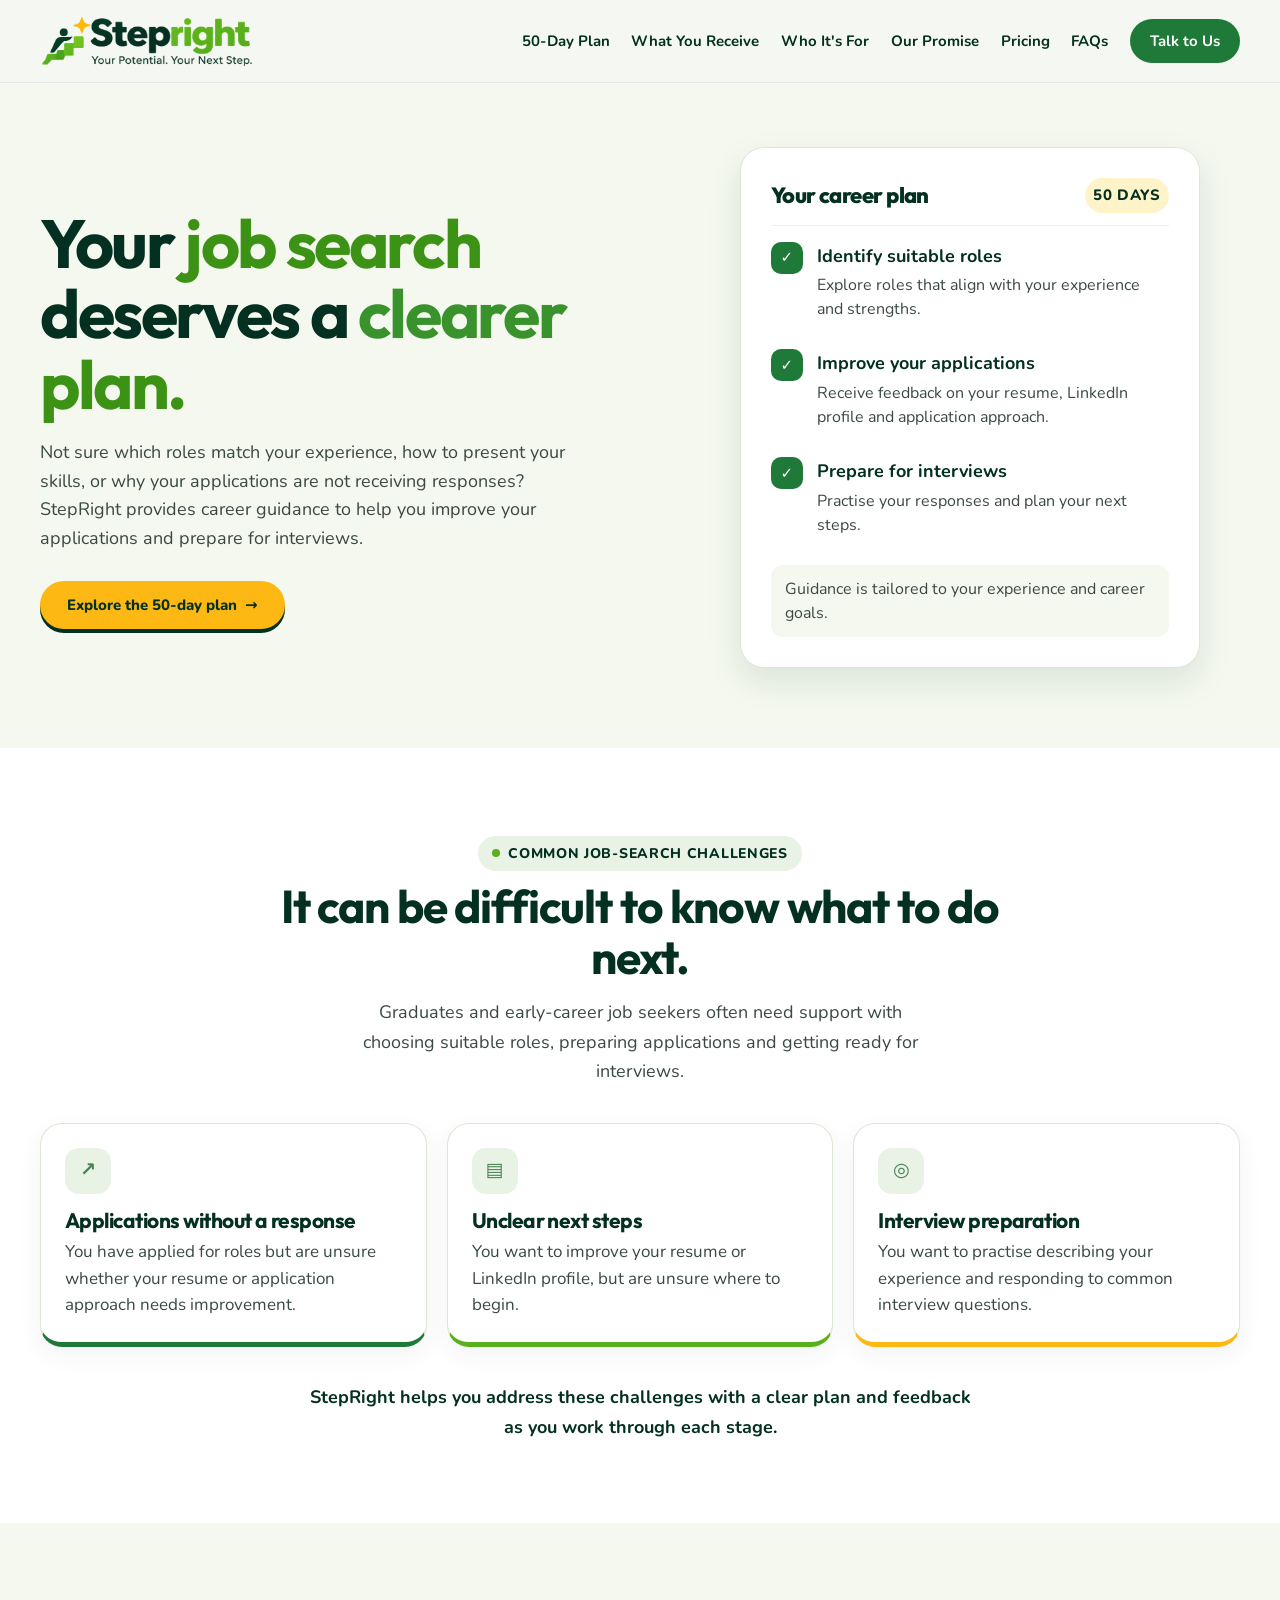
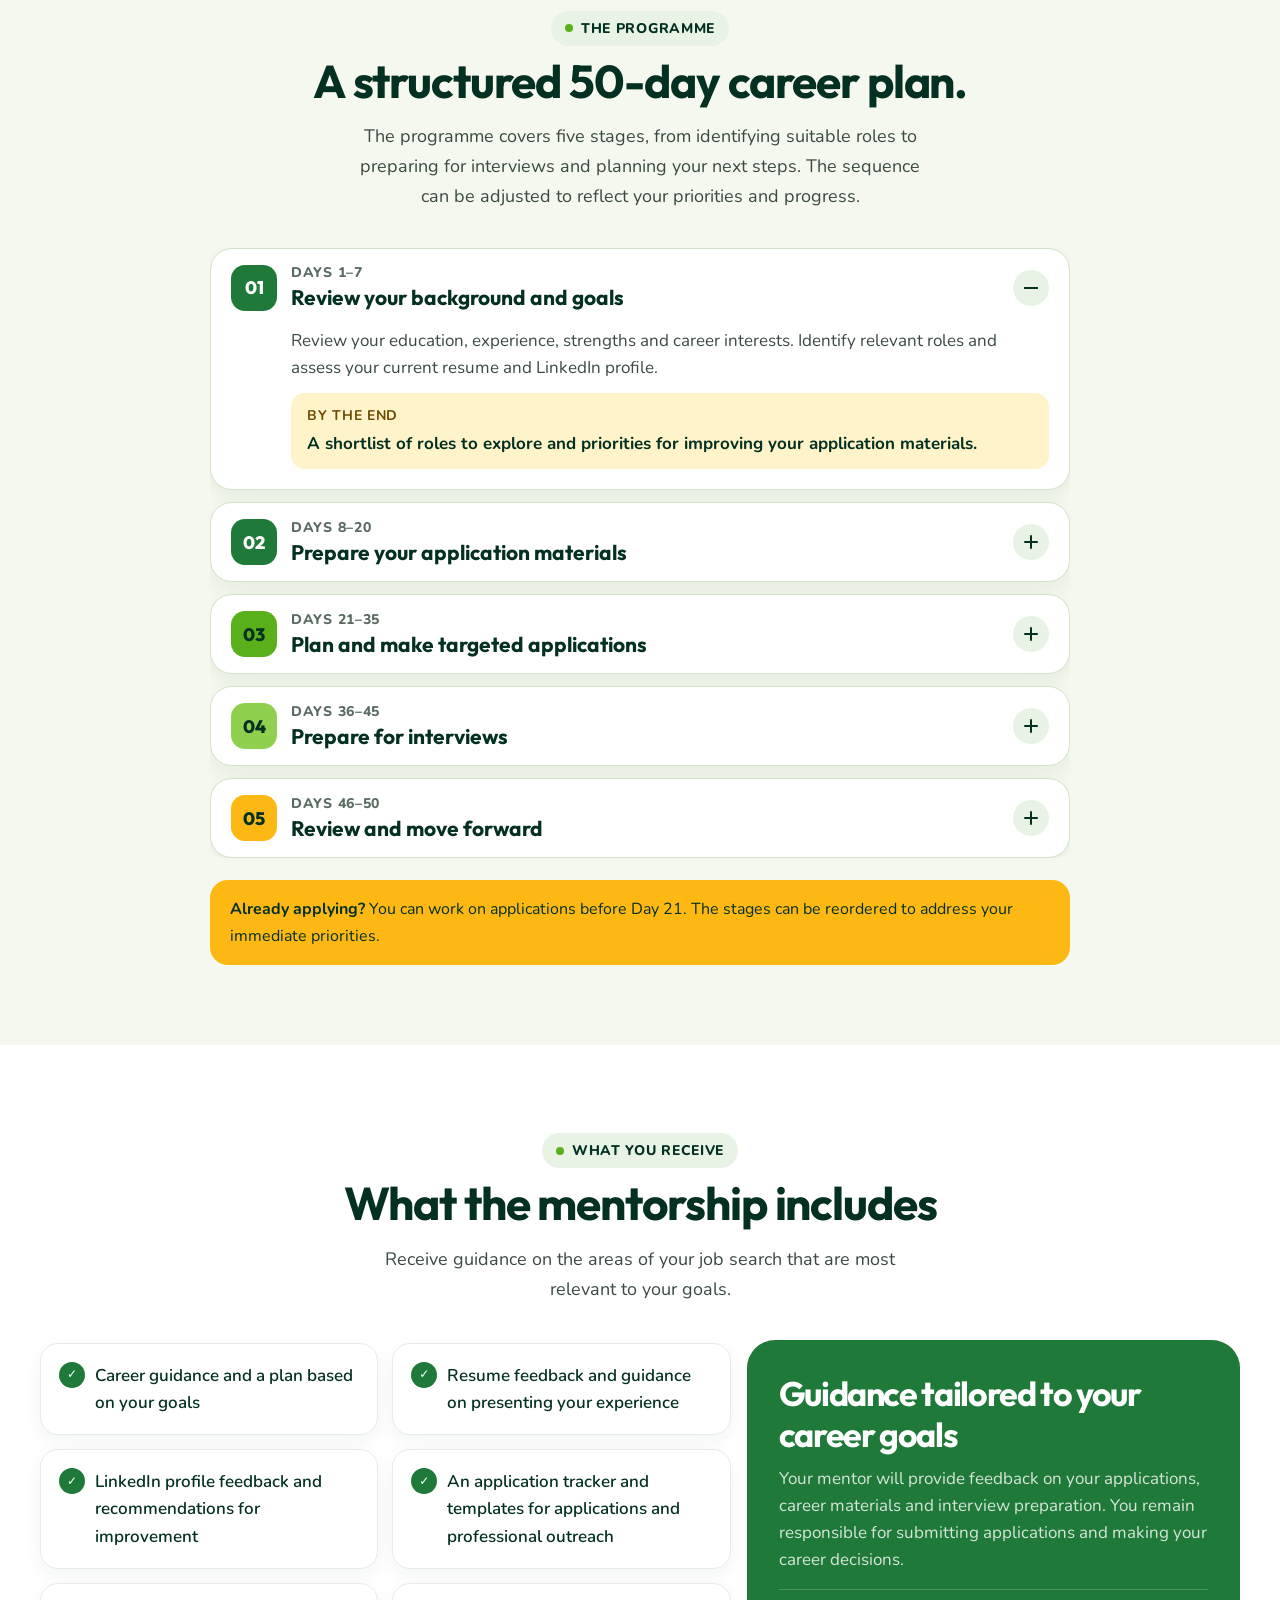
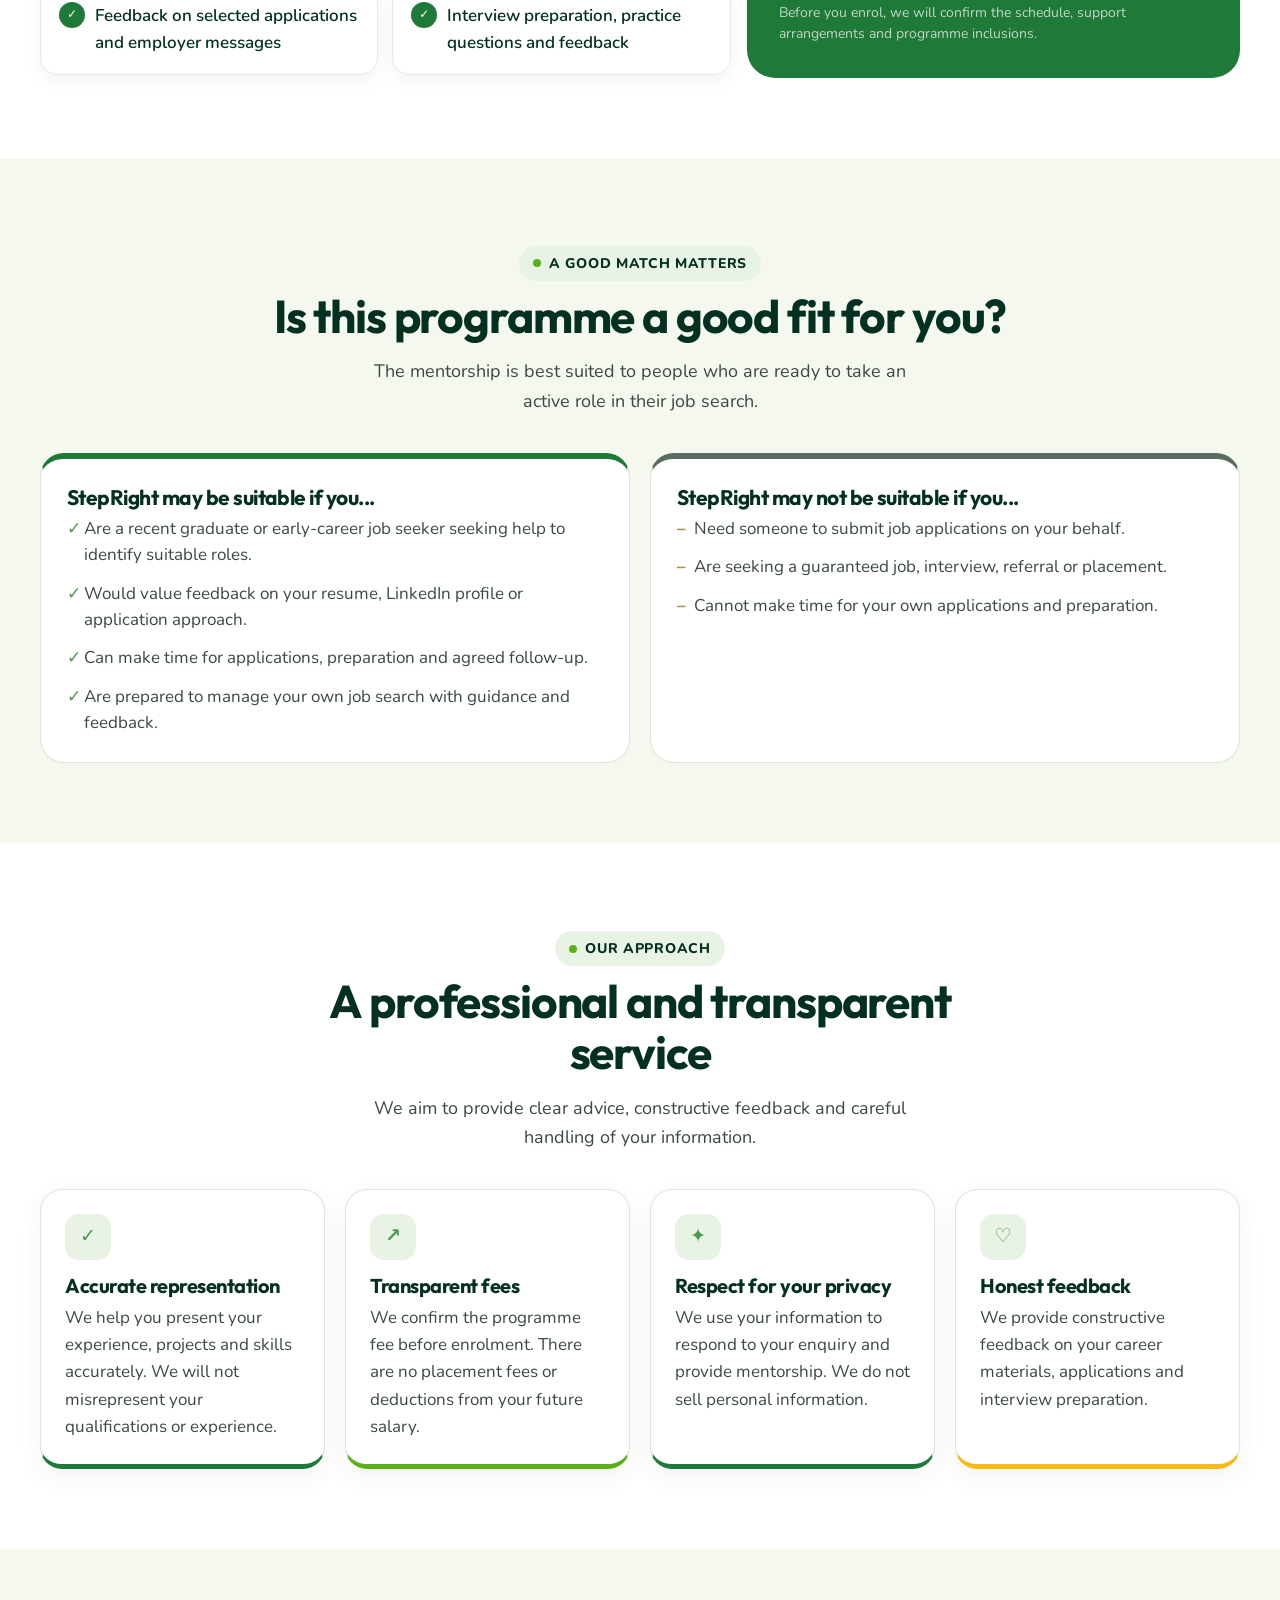
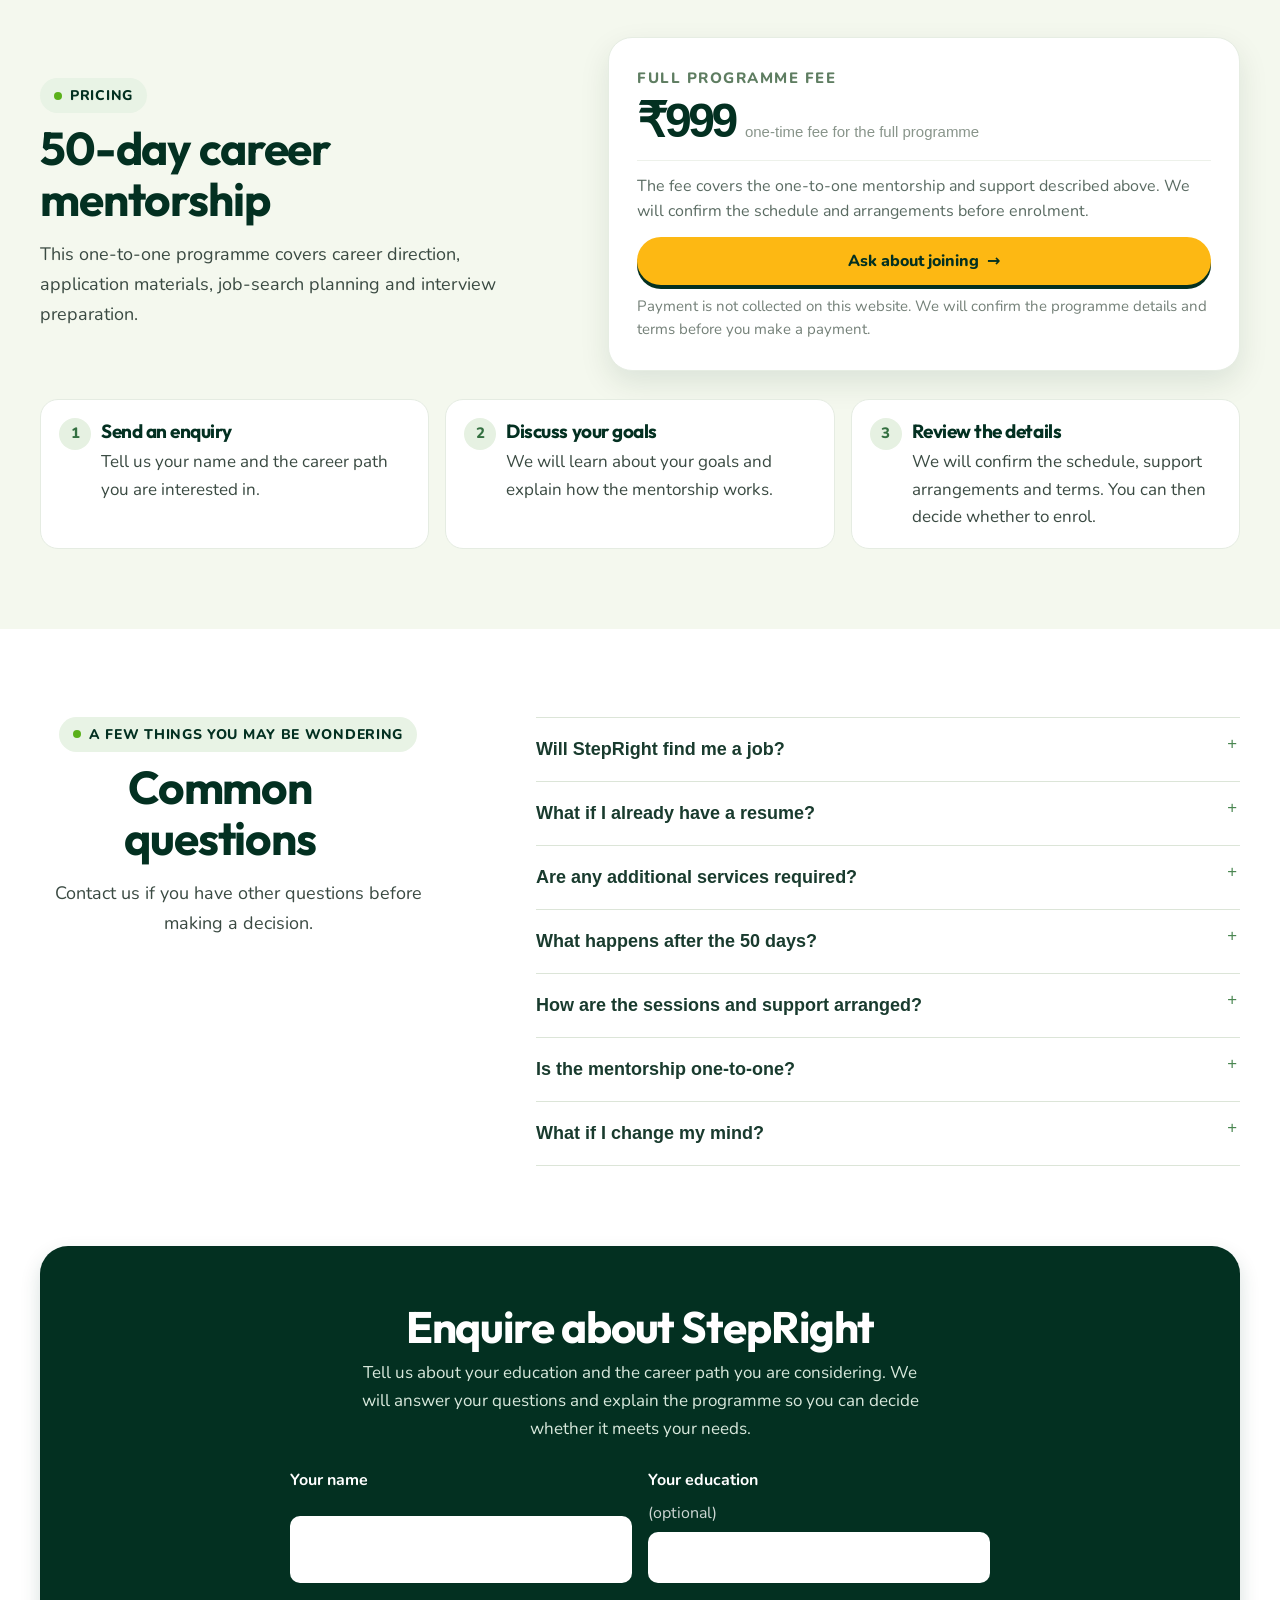
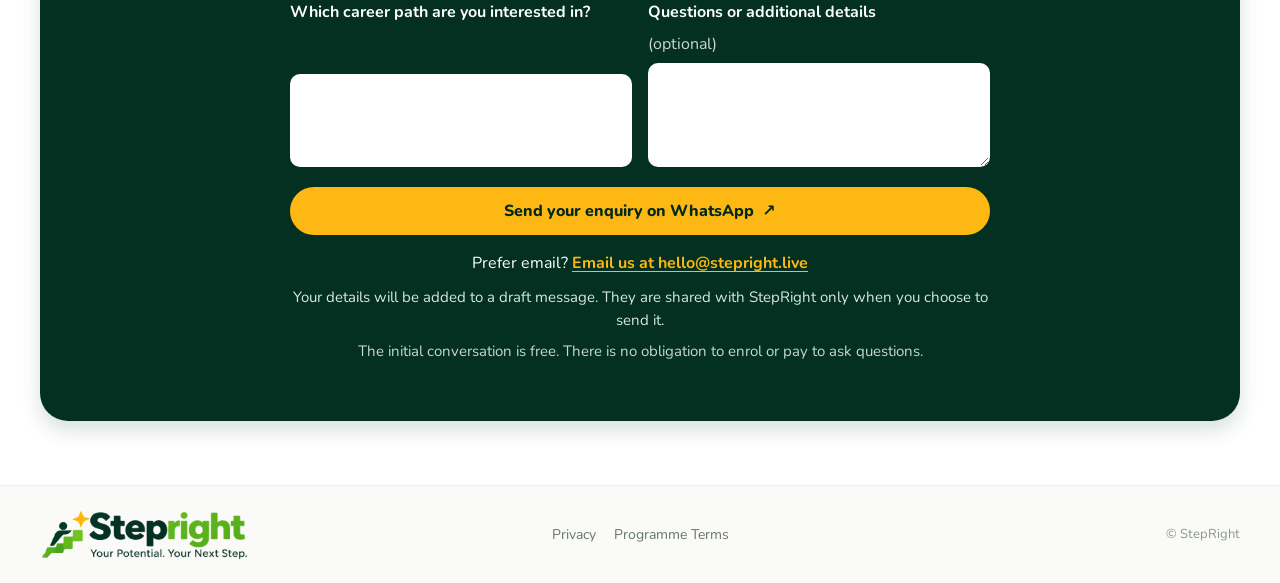
<file: index.html>
<!doctype html>
<html lang="en-IN">
<head>
  <meta charset="utf-8">
  <meta name="viewport" content="width=device-width, initial-scale=1">
  <meta name="theme-color" content="#f5f8f2">
  <meta name="description" content="Career mentorship for graduates and early-career job seekers, with guidance on career direction, applications and interview preparation.">
  <title>StepRight | Your job search deserves a clearer plan</title>
  <script>
    window.dataLayer = window.dataLayer || [];
    function gtag(){dataLayer.push(arguments);}
    gtag('js', new Date());
  </script>
  <script async src="https://www.googletagmanager.com/gtm.js?id=GTM-MCCSKC43"></script>
  <link rel="preconnect" href="https://fonts.googleapis.com">
  <link rel="preconnect" href="https://fonts.gstatic.com" crossorigin>
  <link href="https://fonts.googleapis.com/css2?family=Nunito:wght@400;600;700;800&family=Outfit:wght@600;700;800&display=swap" rel="stylesheet">
  <link rel="stylesheet" href="style.css">
</head>
<body>
  <a class="skip-link" href="#main-content">Skip to content</a>
  <header class="site-header">
    <div class="container header-inner">
      <a class="brand" href="#top" aria-label="StepRight home">
        <img src="assets/stepright-logo-2.png" alt="StepRight — Your Potential. Your Next Step.">
      </a>
      <button class="menu-toggle" type="button" aria-expanded="false" aria-controls="primary-nav">
        <span class="menu-toggle-label">Menu</span>
        <span class="menu-toggle-icon" aria-hidden="true"></span>
      </button>
      <nav class="main-nav" id="primary-nav" aria-label="Main navigation">
        <a href="#plan">50-Day Plan</a>
        <a href="#receive">What You Receive</a>
        <a href="#fit">Who It's For</a>
        <a href="#promise">Our Promise</a>
        <a href="#pricing">Pricing</a>
        <a href="#faq">FAQs</a>
        <a class="nav-cta" href="#talk-to-us">Talk to Us</a>
      </nav>
    </div>
  </header>

  <main id="main-content">
    <section class="hero" id="top" aria-labelledby="hero-title">
      <div class="container hero-grid">
        <div class="hero-copy">
          <h1 id="hero-title">Your <span class="hero-green">job search</span> deserves a <span class="hero-highlight">clearer</span> <span class="hero-green">plan.</span></h1>
          <p class="hero-description">Not sure which roles match your experience, how to present your skills, or why your applications are not receiving responses? StepRight provides career guidance to help you improve your applications and prepare for interviews.</p>
          <a class="button button-primary hero-button" href="#plan">Explore the 50-day plan <span aria-hidden="true">→</span></a>
        </div>
        <div class="hero-aside" aria-label="A preview of your career plan">
          <div class="career-card">
            <div class="career-card-header">
              <h2>Your career plan</h2>
              <span class="step-badge">50 DAYS</span>
            </div>
            <ul class="career-list">
              <li>
                <span class="career-icon" aria-hidden="true">✓</span>
                <span><strong>Identify suitable roles</strong><small>Explore roles that align with your experience and strengths.</small></span>
              </li>
              <li>
                <span class="career-icon" aria-hidden="true">✓</span>
                <span><strong>Improve your applications</strong><small>Receive feedback on your resume, LinkedIn profile and application approach.</small></span>
              </li>
              <li>
                <span class="career-icon" aria-hidden="true">✓</span>
                <span><strong>Prepare for interviews</strong><small>Practise your responses and plan your next steps.</small></span>
              </li>
            </ul>
            <p class="career-card-note">Guidance is tailored to your experience and career goals.</p>
          </div>
        </div>
      </div>
    </section>

    <section class="section familiar-section" id="sound-familiar" aria-labelledby="familiar-title">
      <div class="container">
        <div class="section-heading">
          <p class="section-kicker">Common job-search challenges</p>
          <h2 id="familiar-title">It can be difficult to know what to do next.</h2>
          <p>Graduates and early-career job seekers often need support with choosing suitable roles, preparing applications and getting ready for interviews.</p>
        </div>
        <div class="three-card-grid">
          <article class="simple-card">
            <span class="card-icon" aria-hidden="true">↗</span>
            <h3>Applications without a response</h3>
            <p>You have applied for roles but are unsure whether your resume or application approach needs improvement.</p>
          </article>
          <article class="simple-card">
            <span class="card-icon" aria-hidden="true">▤</span>
            <h3>Unclear next steps</h3>
            <p>You want to improve your resume or LinkedIn profile, but are unsure where to begin.</p>
          </article>
          <article class="simple-card">
            <span class="card-icon" aria-hidden="true">◎</span>
            <h3>Interview preparation</h3>
            <p>You want to practise describing your experience and responding to common interview questions.</p>
          </article>
        </div>
        <p class="bridge-note">StepRight helps you address these challenges with a clear plan and feedback as you work through each stage.</p>
      </div>
    </section>

    <section class="section programme-section" id="plan" aria-labelledby="programme-title">
      <div class="container">
        <div class="section-heading">
          <p class="section-kicker">The programme</p>
          <h2 id="programme-title">A structured 50-day career plan.</h2>
          <p>The programme covers five stages, from identifying suitable roles to preparing for interviews and planning your next steps. The sequence can be adjusted to reflect your priorities and progress.</p>
        </div>
        <ol class="timeline">
          <li>
            <details class="phase-card" open>
              <summary>
                <span class="phase-number">01</span>
                <span class="phase-title"><small>Days 1–7</small>Review your background and goals</span>
                <span class="phase-toggle" aria-hidden="true"></span>
              </summary>
              <div class="phase-content">
                <p>Review your education, experience, strengths and career interests. Identify relevant roles and assess your current resume and LinkedIn profile.</p>
                <p class="phase-outcome"><strong>By the end</strong>A shortlist of roles to explore and priorities for improving your application materials.</p>
              </div>
            </details>
          </li>
          <li>
            <details class="phase-card">
              <summary>
                <span class="phase-number">02</span>
                <span class="phase-title"><small>Days 8–20</small>Prepare your application materials</span>
                <span class="phase-toggle" aria-hidden="true"></span>
              </summary>
              <div class="phase-content">
                <p>Improve how you present your skills and experience. Set up an application tracker and identify relevant learning resources where needed.</p>
                <p class="phase-outcome"><strong>By the end</strong>Updated application materials and a clear system for organising your job search.</p>
              </div>
            </details>
          </li>
          <li>
            <details class="phase-card">
              <summary>
                <span class="phase-number">03</span>
                <span class="phase-title"><small>Days 21–35</small>Plan and make targeted applications</span>
                <span class="phase-toggle" aria-hidden="true"></span>
              </summary>
              <div class="phase-content">
                <p>Identify relevant vacancies, tailor applications and practise writing professional messages to recruiters and employers.</p>
                <p class="phase-outcome"><strong>By the end</strong>Templates you can adapt for applications and professional outreach.</p>
              </div>
            </details>
          </li>
          <li>
            <details class="phase-card">
              <summary>
                <span class="phase-number">04</span>
                <span class="phase-title"><small>Days 36–45</small>Prepare for interviews</span>
                <span class="phase-toggle" aria-hidden="true"></span>
              </summary>
              <div class="phase-content">
                <p>Prepare for common interview questions, practise describing your experience and receive feedback on your answers.</p>
                <p class="phase-outcome"><strong>By the end</strong>A structured approach to answering interview questions and priorities for further practice.</p>
              </div>
            </details>
          </li>
          <li>
            <details class="phase-card">
              <summary>
                <span class="phase-number">05</span>
                <span class="phase-title"><small>Days 46–50</small>Review and move forward</span>
                <span class="phase-toggle" aria-hidden="true"></span>
              </summary>
              <div class="phase-content">
                <p>Review your progress, address any remaining challenges and plan how to continue your job search after the programme.</p>
                <p class="phase-outcome"><strong>By the end</strong>A progress summary and priorities for the month ahead.</p>
              </div>
            </details>
          </li>
        </ol>
        <p class="section-note"><strong>Already applying?</strong> You can work on applications before Day 21. The stages can be reordered to address your immediate priorities.</p>
      </div>
    </section>

    <section class="section receive-section" id="receive" aria-labelledby="receive-title">
      <div class="container">
        <div class="section-heading">
          <p class="section-kicker">What you receive</p>
          <h2 id="receive-title">What the mentorship includes</h2>
          <p>Receive guidance on the areas of your job search that are most relevant to your goals.</p>
        </div>
        <div class="receive-layout">
          <ul class="receive-list">
            <li>Career guidance and a plan based on your goals</li>
            <li>Resume feedback and guidance on presenting your experience</li>
            <li>LinkedIn profile feedback and recommendations for improvement</li>
            <li>An application tracker and templates for applications and professional outreach</li>
            <li>Feedback on selected applications and employer messages</li>
            <li>Interview preparation, practice questions and feedback</li>
          </ul>
          <aside class="receive-callout">
            <h3>Guidance tailored to your career goals</h3>
            <p>Your mentor will provide feedback on your applications, career materials and interview preparation. You remain responsible for submitting applications and making your career decisions.</p>
            <p class="callout-note">Before you enrol, we will confirm the schedule, support arrangements and programme inclusions.</p>
          </aside>
        </div>
      </div>
    </section>

    <section class="section fit-section" id="fit" aria-labelledby="fit-title">
      <div class="container">
        <div class="section-heading">
          <p class="section-kicker">A good match matters</p>
          <h2 id="fit-title">Is this programme a good fit for you?</h2>
          <p>The mentorship is best suited to people who are ready to take an active role in their job search.</p>
        </div>
        <div class="fit-grid">
          <article class="fit-card fit-positive">
            <h3>StepRight may be suitable if you...</h3>
            <ul>
              <li>Are a recent graduate or early-career job seeker seeking help to identify suitable roles.</li>
              <li>Would value feedback on your resume, LinkedIn profile or application approach.</li>
              <li>Can make time for applications, preparation and agreed follow-up.</li>
              <li>Are prepared to manage your own job search with guidance and feedback.</li>
            </ul>
          </article>
          <article class="fit-card fit-caution">
            <h3>StepRight may not be suitable if you...</h3>
            <ul>
              <li>Need someone to submit job applications on your behalf.</li>
              <li>Are seeking a guaranteed job, interview, referral or placement.</li>
              <li>Cannot make time for your own applications and preparation.</li>
            </ul>
          </article>
        </div>
      </div>
    </section>

    <section class="section commitment-section" id="promise" aria-labelledby="commitment-title">
      <div class="container">
        <div class="section-heading section-heading-centered">
          <p class="section-kicker">Our approach</p>
          <h2 id="commitment-title">A professional and transparent service</h2>
          <p>We aim to provide clear advice, constructive feedback and careful handling of your information.</p>
        </div>
        <div class="principle-grid">
          <article class="principle-card">
            <span class="principle-icon" aria-hidden="true">✓</span>
            <h3>Accurate representation</h3>
            <p>We help you present your experience, projects and skills accurately. We will not misrepresent your qualifications or experience.</p>
          </article>
          <article class="principle-card">
            <span class="principle-icon" aria-hidden="true">↗</span>
            <h3>Transparent fees</h3>
            <p>We confirm the programme fee before enrolment. There are no placement fees or deductions from your future salary.</p>
          </article>
          <article class="principle-card">
            <span class="principle-icon" aria-hidden="true">✦</span>
            <h3>Respect for your privacy</h3>
            <p>We use your information to respond to your enquiry and provide mentorship. We do not sell personal information.</p>
          </article>
          <article class="principle-card">
            <span class="principle-icon" aria-hidden="true">♡</span>
            <h3>Honest feedback</h3>
            <p>We provide constructive feedback on your career materials, applications and interview preparation.</p>
          </article>
        </div>
      </div>
    </section>

    <section class="section pricing-section" id="pricing" aria-labelledby="pricing-title">
      <div class="container">
        <div class="pricing-layout">
          <div class="pricing-copy">
            <p class="section-kicker">Pricing</p>
            <h2 id="pricing-title">50-day career mentorship</h2>
            <p>This one-to-one programme covers career direction, application materials, job-search planning and interview preparation.</p>
          </div>
          <div class="price-card">
            <div class="price-card-heading">
              <div>
                <p class="mini-label">Full programme fee</p>
                <p class="price">₹999 <span>one-time fee for the full programme</span></p>
              </div>
            </div>
            <p class="price-description">The fee covers the one-to-one mentorship and support described above. We will confirm the schedule and arrangements before enrolment.</p>
            <a class="button button-primary button-full" href="#talk-to-us">Ask about joining <span aria-hidden="true">→</span></a>
            <p class="price-note">Payment is not collected on this website. We will confirm the programme details and terms before you make a payment.</p>
          </div>
        </div>
        <ol class="join-grid" aria-label="How to join">
          <li class="join-card">
            <span class="join-number">1</span>
            <div><h3>Send an enquiry</h3><p>Tell us your name and the career path you are interested in.</p></div>
          </li>
          <li class="join-card">
            <span class="join-number">2</span>
            <div><h3>Discuss your goals</h3><p>We will learn about your goals and explain how the mentorship works.</p></div>
          </li>
          <li class="join-card">
            <span class="join-number">3</span>
            <div><h3>Review the details</h3><p>We will confirm the schedule, support arrangements and terms. You can then decide whether to enrol.</p></div>
          </li>
        </ol>
      </div>
    </section>

    <section class="section faq-section" id="faq" aria-labelledby="faq-title">
      <div class="container faq-layout">
        <div class="section-heading">
          <p class="section-kicker">A few things you may be wondering</p>
          <h2 id="faq-title">Common questions</h2>
          <p>Contact us if you have other questions before making a decision.</p>
        </div>
        <div class="faq-list">
          <details>
            <summary>Will StepRight find me a job?</summary>
            <p>No. StepRight provides career mentorship, not recruitment services. You submit your own applications, and employers make all interview and hiring decisions.</p>
          </details>
          <details>
            <summary>What if I already have a resume?</summary>
            <p>Yes. We can review your resume and recommend changes for the roles you are targeting.</p>
          </details>
          <details>
            <summary>Are any additional services required?</summary>
            <p>No. The programme fee covers the support outlined above. We will discuss any additional support with you before enrolment.</p>
          </details>
          <details>
            <summary>What happens after the 50 days?</summary>
            <p>We will review your progress and agree on next steps. Any support beyond the programme will be explained before you enrol.</p>
          </details>
          <details>
            <summary>How are the sessions and support arranged?</summary>
            <p>Before enrolment, we will confirm the schedule, communication method, scope of feedback and response times.</p>
          </details>
          <details>
            <summary>Is the mentorship one-to-one?</summary>
            <p>Yes. The mentorship is provided one-to-one. Before you enrol, we will confirm the schedule, communication method, feedback scope and response times.</p>
          </details>
          <details>
            <summary>What if I change my mind?</summary>
            <p>Please confirm the cancellation and refund terms before making a payment. We will explain the applicable terms before enrolment.</p>
          </details>
        </div>
      </div>
    </section>

    <section class="talk-section" id="talk-to-us" aria-labelledby="talk-title">
      <div class="container talk-card">
        <h2 id="talk-title">Enquire about StepRight</h2>
        <p>Tell us about your education and the career path you are considering. We will answer your questions and explain the programme so you can decide whether it meets your needs.</p>
        <form class="enquiry-form" id="enquiry-form">
          <div class="enquiry-fields">
            <label>
              Your name
              <input name="name" autocomplete="name" required>
            </label>
            <label>
              Your education <span>(optional)</span>
              <input name="education">
            </label>
            <label>
              Which career path are you interested in?
              <input name="interest" required>
            </label>
            <label>
              Questions or additional details <span>(optional)</span>
              <textarea name="message" rows="3"></textarea>
            </label>
          </div>
          <div class="contact-actions">
            <button class="button contact-action-whatsapp" type="submit" name="contact-method" value="whatsapp">
              Send your enquiry on WhatsApp <span aria-hidden="true">↗</span>
            </button>
            <p class="email-alternative">Prefer email?
              <button class="contact-action-email" type="submit" name="contact-method" value="email">Email us at hello@stepright.live</button>
            </p>
          </div>
          <p class="enquiry-privacy">Your details will be added to a draft message. They are shared with StepRight only when you choose to send it.</p>
        </form>
        <p class="talk-note">The initial conversation is free. There is no obligation to enrol or pay to ask questions.</p>
      </div>
    </section>
  </main>

  <footer class="site-footer">
    <div class="container footer-inner">
      <a class="footer-brand" href="#top" aria-label="StepRight home">
        <img src="assets/stepright-logo-2.png" alt="StepRight — Your Potential. Your Next Step.">
      </a>
      <nav class="footer-links" aria-label="Footer navigation">
        <a href="privacy.html">Privacy</a>
        <a href="terms.html">Programme Terms</a>
      </nav>
      <span class="copyright">© StepRight</span>
    </div>
  </footer>

  <script>
    const menuToggle = document.querySelector(".menu-toggle");
    const primaryNav = document.querySelector("#primary-nav");
    const enquiryForm = document.querySelector("#enquiry-form");

    menuToggle.addEventListener("click", () => {
      const isExpanded = menuToggle.getAttribute("aria-expanded") === "true";
      menuToggle.setAttribute("aria-expanded", String(!isExpanded));
      primaryNav.classList.toggle("is-open", !isExpanded);
    });

    primaryNav.addEventListener("click", (event) => {
      if (event.target.closest("a")) {
        menuToggle.setAttribute("aria-expanded", "false");
        primaryNav.classList.remove("is-open");
      }
    });

    enquiryForm.addEventListener("submit", (event) => {
      event.preventDefault();
      const formData = new FormData(enquiryForm);
      const message = [
        "Hello, I am enquiring about the StepRight career mentorship programme.",
        `Name: ${formData.get("name")}`,
        `Education: ${formData.get("education") || "Not provided"}`,
        `Career path of interest: ${formData.get("interest")}`,
        `Questions or additional details: ${formData.get("message") || "None"}`
      ].join("\n");

      const method = event.submitter?.value || "email";
      if (method === "email") {
        const subject = "Enquiry about StepRight career mentorship";
        window.location.href = `mailto:hello@stepright.live?subject=${encodeURIComponent(subject)}&body=${encodeURIComponent(message)}`;
        return;
      }

      window.location.href = `https://wa.me/917019663583?text=${encodeURIComponent(message)}`;
    });
  </script>
</body>
</html>
</file>
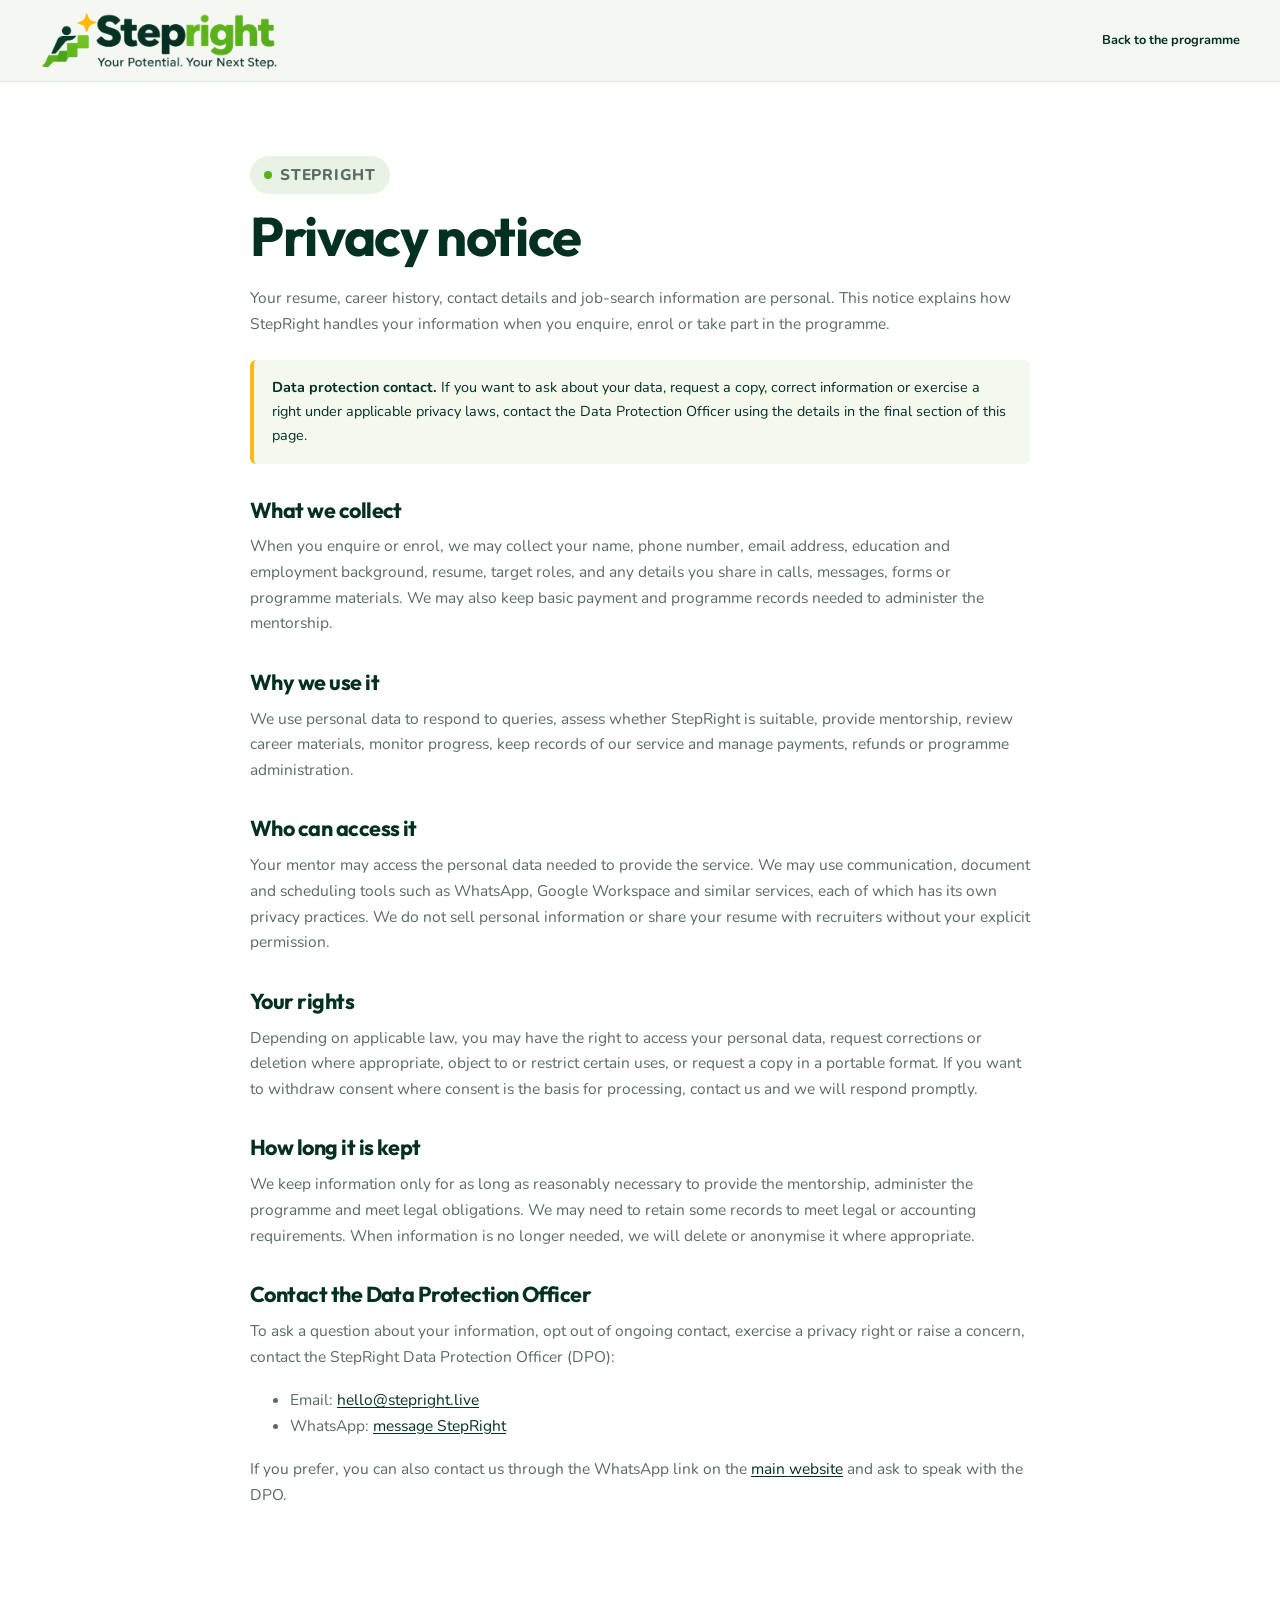
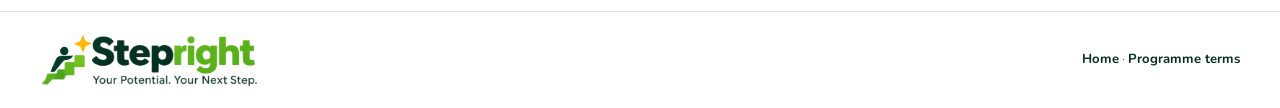
<file: privacy.html>
<!doctype html>
<html lang="en-IN">
<head>
  <meta charset="utf-8">
  <meta name="viewport" content="width=device-width, initial-scale=1">
  <meta name="description" content="Privacy notice for StepRight career mentorship, including how we handle personal data and how to contact the Data Protection Officer.">
  <meta name="theme-color" content="#123b2f">
  <title>Privacy notice | StepRight</title>
  <script>
    window.dataLayer = window.dataLayer || [];
    function gtag(){dataLayer.push(arguments);}
    gtag('js', new Date());
  </script>
  <script async src="https://www.googletagmanager.com/gtm.js?id=GTM-MCCSKC43"></script>
  <link rel="preconnect" href="https://fonts.googleapis.com">
  <link rel="preconnect" href="https://fonts.gstatic.com" crossorigin>
  <link href="https://fonts.googleapis.com/css2?family=Nunito:wght@400;600;700;800&family=Outfit:wght@600;700;800&display=swap" rel="stylesheet">
  <link rel="stylesheet" href="style.css">
</head>
<body>
  <header class="policy-header">
    <div class="container policy-header-inner">
      <a href="index.html" aria-label="StepRight home"><img src="assets/stepright-logo-2.png" alt="StepRight — Your Potential. Your Next Step."></a>
      <a class="policy-home-link" href="index.html">Back to the programme</a>
    </div>
  </header>
  <main class="policy-content">
    <p class="section-kicker">StepRight</p>
    <h1>Privacy notice</h1>
    <p>Your resume, career history, contact details and job-search information are personal. This notice explains how StepRight handles your information when you enquire, enrol or take part in the programme.</p>
    <div class="draft-notice" role="note"><strong>Data protection contact.</strong> If you want to ask about your data, request a copy, correct information or exercise a right under applicable privacy laws, contact the Data Protection Officer using the details in the final section of this page.</div>

    <section aria-labelledby="privacy-collect">
      <h2 id="privacy-collect">What we collect</h2>
      <p>When you enquire or enrol, we may collect your name, phone number, email address, education and employment background, resume, target roles, and any details you share in calls, messages, forms or programme materials. We may also keep basic payment and programme records needed to administer the mentorship.</p>
    </section>
    <section aria-labelledby="privacy-use">
      <h2 id="privacy-use">Why we use it</h2>
      <p>We use personal data to respond to queries, assess whether StepRight is suitable, provide mentorship, review career materials, monitor progress, keep records of our service and manage payments, refunds or programme administration.</p>
    </section>
    <section aria-labelledby="privacy-access">
      <h2 id="privacy-access">Who can access it</h2>
      <p>Your mentor may access the personal data needed to provide the service. We may use communication, document and scheduling tools such as WhatsApp, Google Workspace and similar services, each of which has its own privacy practices. We do not sell personal information or share your resume with recruiters without your explicit permission.</p>
    </section>
    <section aria-labelledby="privacy-rights">
      <h2 id="privacy-rights">Your rights</h2>
      <p>Depending on applicable law, you may have the right to access your personal data, request corrections or deletion where appropriate, object to or restrict certain uses, or request a copy in a portable format. If you want to withdraw consent where consent is the basis for processing, contact us and we will respond promptly.</p>
    </section>
    <section aria-labelledby="privacy-retention">
      <h2 id="privacy-retention">How long it is kept</h2>
      <p>We keep information only for as long as reasonably necessary to provide the mentorship, administer the programme and meet legal obligations. We may need to retain some records to meet legal or accounting requirements. When information is no longer needed, we will delete or anonymise it where appropriate.</p>
    </section>
    <section aria-labelledby="privacy-contact">
      <h2 id="privacy-contact">Contact the Data Protection Officer</h2>
      <p>To ask a question about your information, opt out of ongoing contact, exercise a privacy right or raise a concern, contact the StepRight Data Protection Officer (DPO):</p>
      <ul>
        <li>Email: <a href="mailto:hello@stepright.live">hello@stepright.live</a></li>
        <li>WhatsApp: <a href="https://wa.me/919483835482?text=Hello%2C%20I%27d%20like%20to%20contact%20the%20StepRight%20Data%20Protection%20Officer." target="_blank" rel="noopener noreferrer">message StepRight</a></li>
      </ul>
      <p>If you prefer, you can also contact us through the WhatsApp link on the <a href="index.html#talk-to-us">main website</a> and ask to speak with the DPO.</p>
    </section>
  </main>
  <footer class="policy-footer">
    <div class="container policy-footer-inner">
      <a class="policy-footer-brand" href="index.html" aria-label="StepRight home"><img src="assets/stepright-logo-2.png" alt="StepRight — Your Potential. Your Next Step."></a>
      <span><a href="index.html">Home</a> · <a href="terms.html">Programme terms</a></span>
    </div>
  </footer>
</body>
</html>
</file>
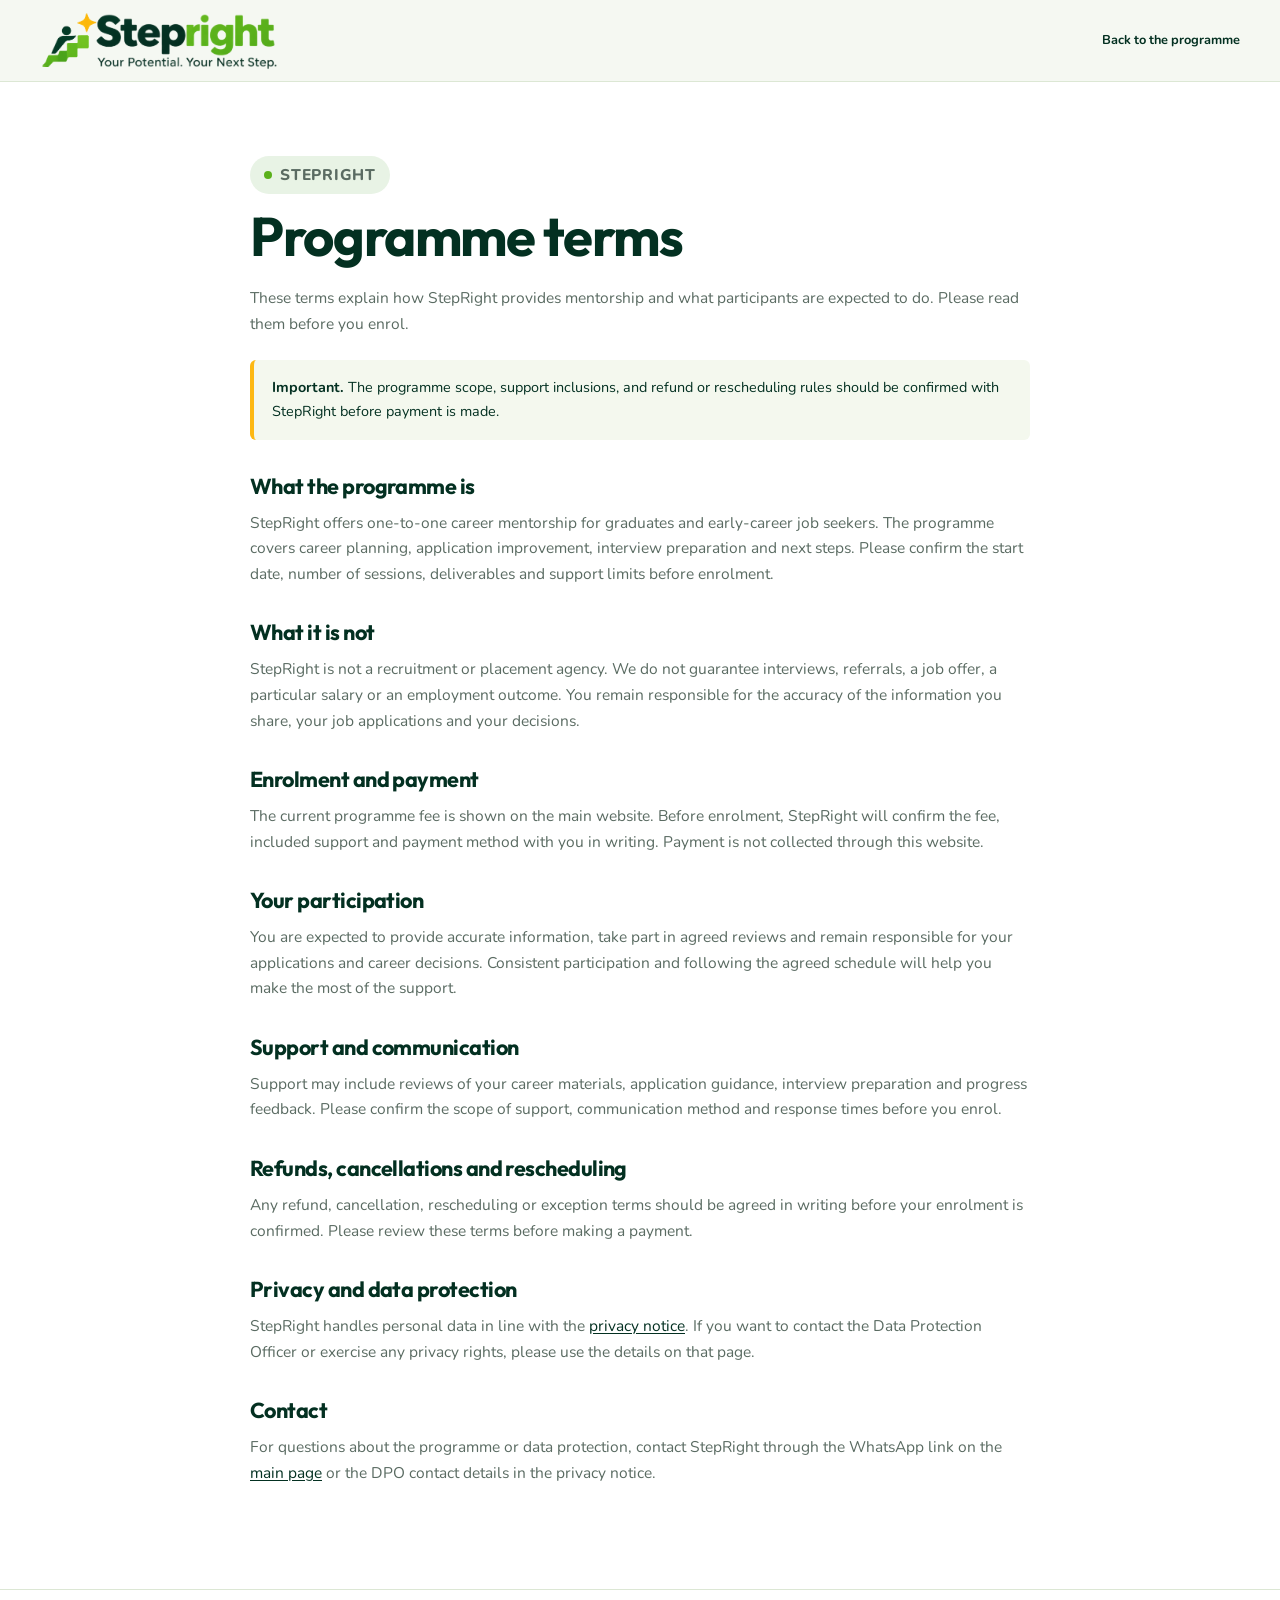
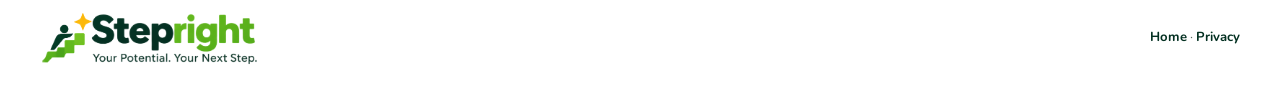
<file: terms.html>
<!doctype html>
<html lang="en-IN">
<head>
  <meta charset="utf-8">
  <meta name="viewport" content="width=device-width, initial-scale=1">
  <meta name="description" content="Programme terms for StepRight career mentorship, including eligibility, scope, payment, privacy and support details.">
  <meta name="theme-color" content="#123b2f">
  <title>Programme terms | StepRight</title>
  <script>
    window.dataLayer = window.dataLayer || [];
    function gtag(){dataLayer.push(arguments);}
    gtag('js', new Date());
  </script>
  <script async src="https://www.googletagmanager.com/gtm.js?id=GTM-MCCSKC43"></script>
  <link rel="preconnect" href="https://fonts.googleapis.com">
  <link rel="preconnect" href="https://fonts.gstatic.com" crossorigin>
  <link href="https://fonts.googleapis.com/css2?family=Nunito:wght@400;600;700;800&family=Outfit:wght@600;700;800&display=swap" rel="stylesheet">
  <link rel="stylesheet" href="style.css">
</head>
<body>
  <header class="policy-header">
    <div class="container policy-header-inner">
      <a href="index.html" aria-label="StepRight home"><img src="assets/stepright-logo-2.png" alt="StepRight — Your Potential. Your Next Step."></a>
      <a class="policy-home-link" href="index.html">Back to the programme</a>
    </div>
  </header>
  <main class="policy-content">
    <p class="section-kicker">StepRight</p>
    <h1>Programme terms</h1>
    <p>These terms explain how StepRight provides mentorship and what participants are expected to do. Please read them before you enrol.</p>
    <div class="draft-notice" role="note"><strong>Important.</strong> The programme scope, support inclusions, and refund or rescheduling rules should be confirmed with StepRight before payment is made.</div>

    <section aria-labelledby="terms-programme">
      <h2 id="terms-programme">What the programme is</h2>
      <p>StepRight offers one-to-one career mentorship for graduates and early-career job seekers. The programme covers career planning, application improvement, interview preparation and next steps. Please confirm the start date, number of sessions, deliverables and support limits before enrolment.</p>
    </section>
    <section aria-labelledby="terms-not">
      <h2 id="terms-not">What it is not</h2>
      <p>StepRight is not a recruitment or placement agency. We do not guarantee interviews, referrals, a job offer, a particular salary or an employment outcome. You remain responsible for the accuracy of the information you share, your job applications and your decisions.</p>
    </section>
    <section aria-labelledby="terms-payment">
      <h2 id="terms-payment">Enrolment and payment</h2>
      <p>The current programme fee is shown on the main website. Before enrolment, StepRight will confirm the fee, included support and payment method with you in writing. Payment is not collected through this website.</p>
    </section>
    <section aria-labelledby="terms-participation">
      <h2 id="terms-participation">Your participation</h2>
      <p>You are expected to provide accurate information, take part in agreed reviews and remain responsible for your applications and career decisions. Consistent participation and following the agreed schedule will help you make the most of the support.</p>
    </section>
    <section aria-labelledby="terms-support">
      <h2 id="terms-support">Support and communication</h2>
      <p>Support may include reviews of your career materials, application guidance, interview preparation and progress feedback. Please confirm the scope of support, communication method and response times before you enrol.</p>
    </section>
    <section aria-labelledby="terms-refunds">
      <h2 id="terms-refunds">Refunds, cancellations and rescheduling</h2>
      <p>Any refund, cancellation, rescheduling or exception terms should be agreed in writing before your enrolment is confirmed. Please review these terms before making a payment.</p>
    </section>
    <section aria-labelledby="terms-privacy">
      <h2 id="terms-privacy">Privacy and data protection</h2>
      <p>StepRight handles personal data in line with the <a href="privacy.html">privacy notice</a>. If you want to contact the Data Protection Officer or exercise any privacy rights, please use the details on that page.</p>
    </section>
    <section aria-labelledby="terms-contact">
      <h2 id="terms-contact">Contact</h2>
      <p>For questions about the programme or data protection, contact StepRight through the WhatsApp link on the <a class="text-link" href="index.html#talk-to-us">main page</a> or the DPO contact details in the privacy notice.</p>
    </section>
  </main>
  <footer class="policy-footer">
    <div class="container policy-footer-inner">
      <a class="policy-footer-brand" href="index.html" aria-label="StepRight home"><img src="assets/stepright-logo-2.png" alt="StepRight — Your Potential. Your Next Step."></a>
      <span><a href="index.html">Home</a> · <a href="privacy.html">Privacy</a></span>
    </div>
  </footer>
</body>
</html>
</file>
<file: style.css>
:root {
  color-scheme: light;
  --forest: #073f30;
  --forest-deep: #052d23;
  --green: #23833a;
  --green-soft: #dff0d9;
  --sage: #ebf4e7;
  --pale: #f5f8f2;
  --cream: #fcfbf7;
  --white: #fff;
  --ink: #17362c;
  --muted: #64746a;
  --line: #e2eae0;
  --gold: #f2d89d;
  --content-width: 1152px;
}

* {
  box-sizing: border-box;
}

html {
  scroll-behavior: smooth;
  scroll-padding-top: 82px;
}

body {
  margin: 0;
  color: var(--ink);
  background: var(--cream);
  font-family: "DM Sans", system-ui, sans-serif;
  font-size: 15px;
  line-height: 1.6;
  -webkit-font-smoothing: antialiased;
  text-rendering: optimizeLegibility;
}

img {
  display: block;
  max-width: 100%;
}

a {
  color: inherit;
  text-decoration: none;
}

button {
  font: inherit;
}

h1,
h2,
h3,
p {
  margin-top: 0;
}

h1,
h2,
h3 {
  font-family: Manrope, "DM Sans", sans-serif;
  line-height: 1.2;
  letter-spacing: -0.045em;
}

.container {
  width: min(var(--content-width), calc(100% - 48px));
  margin-inline: auto;
}

.skip-link {
  position: absolute;
  z-index: 100;
  top: 8px;
  left: 8px;
  padding: 10px 14px;
  transform: translateY(-160%);
  border-radius: 6px;
  background: var(--white);
  color: var(--forest);
}

.skip-link:focus {
  transform: translateY(0);
}

.site-header {
  position: sticky;
  z-index: 50;
  top: 0;
  border-bottom: 1px solid rgba(7, 63, 48, 0.07);
  background: rgba(245, 248, 242, 0.96);
  backdrop-filter: blur(14px);
}

.header-inner {
  display: flex;
  min-height: 70px;
  align-items: center;
  justify-content: space-between;
  flex-wrap: wrap;
  padding-block: 10px;
  gap: 24px;
}

.brand {
  flex: 0 0 auto;
}

.brand img {
  width: 240px;
  max-width: 100%;
  height: auto;
}

.main-nav {
  display: flex;
  flex-wrap: wrap;
  align-items: center;
  gap: clamp(14px, 2vw, 26px);
  color: #475b4d;
  font-size: 0.78rem;
  font-weight: 700;
}

.main-nav a,
.footer-links a {
  transition: color 160ms ease;
}

.main-nav a:hover,
.footer-links a:hover {
  color: var(--green);
}

.menu-toggle {
  display: none;
}

.button {
  display: inline-flex;
  min-height: 43px;
  align-items: center;
  justify-content: center;
  gap: 8px;
  padding: 10px 18px;
  border: 1px solid transparent;
  border-radius: 8px;
  font-size: 0.84rem;
  font-weight: 700;
  line-height: 1.25;
  text-align: center;
  transition: background-color 160ms ease, border-color 160ms ease, transform 160ms ease;
}

.button:hover {
  transform: translateY(-1px);
}

.button:focus-visible,
.main-nav a:focus-visible,
.footer-links a:focus-visible,
.summary:focus-visible,
summary:focus-visible,
.menu-toggle:focus-visible,
.skip-link:focus-visible {
  outline: 3px solid var(--gold);
  outline-offset: 3px;
}

.button-primary {
  background: linear-gradient(110deg, var(--forest) 0%, #267b23 100%);
  color: var(--white);
}

.button-primary:hover {
  background: linear-gradient(110deg, var(--forest-deep) 0%, #1c681e 100%);
}

.button-light {
  background: var(--white);
  color: var(--forest);
}

.button-light:hover {
  background: #edf5e9;
}

.button-full {
  width: 100%;
}

.hero {
  position: relative;
  overflow: hidden;
  padding: clamp(64px, 8vw, 100px) 0;
  border-bottom: 1px solid var(--line);
  background:
    radial-gradient(ellipse at 85% 22%, rgba(196, 224, 181, 0.72), transparent 34%),
    linear-gradient(120deg, #f8f9f2 0%, #f5f8f0 54%, #f1f6ed 100%);
}

.hero-grid {
  display: grid;
  grid-template-columns: minmax(0, 1.12fr) minmax(300px, 0.88fr);
  align-items: center;
  gap: clamp(48px, 8vw, 100px);
}

.eyebrow {
  display: inline-flex;
  margin-bottom: 17px;
  padding: 8px 13px;
  border: 1px solid #d6e8d0;
  border-radius: 999px;
  background: #e6f1e2;
  color: #2b6036;
  font-size: 0.72rem;
  font-weight: 700;
}

.hero h1 {
  max-width: 660px;
  margin-bottom: 16px;
  color: var(--forest);
  font-size: clamp(2.7rem, 5.2vw, 4.65rem);
  letter-spacing: -0.07em;
}

.hero h1 span {
  color: #39922c;
}

.hero-description {
  max-width: 590px;
  margin-bottom: 23px;
  color: var(--muted);
  font-size: 0.96rem;
  line-height: 1.7;
}

.hero-aside {
  position: relative;
  padding: 10px 6px 26px;
}

.hero-aside::before {
  position: absolute;
  z-index: 0;
  top: -30px;
  right: -24px;
  width: 80%;
  aspect-ratio: 1;
  border-radius: 50%;
  background: rgba(191, 224, 174, 0.48);
  filter: blur(12px);
  content: "";
}

.career-card {
  position: relative;
  z-index: 1;
  padding: 23px;
  border: 1px solid #e8eee6;
  border-radius: 17px;
  background: var(--white);
  box-shadow: 0 17px 42px rgba(34, 79, 45, 0.09);
}

.career-card-header {
  display: flex;
  align-items: center;
  justify-content: space-between;
  gap: 12px;
  padding-bottom: 15px;
  border-bottom: 1px solid #edf1ea;
}

.career-card-header h2 {
  margin: 0;
  color: var(--forest);
  font-size: 0.95rem;
  letter-spacing: -0.025em;
}

.step-badge {
  padding: 5px 8px;
  border-radius: 6px;
  background: #edf5e9;
  color: #58805b;
  font-size: 0.55rem;
  font-weight: 800;
  letter-spacing: 0.045em;
}

.career-list {
  display: grid;
  margin: 0;
  padding: 2px 0;
  list-style: none;
}

.career-list li {
  display: flex;
  align-items: flex-start;
  gap: 11px;
  padding: 12px 0;
  border-bottom: 1px solid #edf1ea;
}

.career-icon {
  display: grid;
  width: 23px;
  height: 23px;
  flex: 0 0 auto;
  place-items: center;
  border-radius: 7px;
  background: #e7f2e4;
  color: #438647;
  font-size: 0.68rem;
  font-weight: 800;
}

.career-list strong,
.career-list small {
  display: block;
}

.career-list strong {
  margin: 0 0 2px;
  color: #244934;
  font-size: 0.78rem;
}

.career-list small {
  color: #758279;
  font-size: 0.68rem;
  line-height: 1.45;
}

.career-card-note {
  margin: 11px 0 0;
  padding: 10px 11px;
  border-radius: 7px;
  background: #f1f6ed;
  color: #617665;
  font-size: 0.65rem;
}

.section {
  padding: clamp(62px, 8vw, 94px) 0;
}

.familiar-section,
.fit-section,
.pricing-section {
  background: var(--sage);
}

.programme-section,
.commitment-section {
  background: #f7faf5;
}

.receive-section,
.faq-section {
  background: var(--cream);
}

.section-heading {
  max-width: 730px;
  margin-bottom: 30px;
}

.section-kicker {
  margin-bottom: 9px;
  color: #456b4b;
  font-size: 0.61rem;
  font-weight: 800;
  letter-spacing: 0.17em;
  text-transform: uppercase;
}

.section-heading h2,
.pricing-copy h2,
.talk-card h2 {
  margin-bottom: 10px;
  color: var(--forest);
  font-size: clamp(1.75rem, 3.2vw, 2.45rem);
  letter-spacing: -0.055em;
}

.section-heading > p:last-child,
.pricing-copy > p:last-child {
  max-width: 670px;
  margin-bottom: 0;
  color: var(--muted);
  font-size: 0.82rem;
  line-height: 1.65;
}

.three-card-grid {
  display: grid;
  grid-template-columns: repeat(3, minmax(0, 1fr));
  gap: 17px;
}

.simple-card {
  min-height: 160px;
  padding: 19px;
  border: 1px solid #e8eee5;
  border-radius: 12px;
  background: var(--white);
}

.card-icon {
  display: grid;
  width: 31px;
  height: 31px;
  margin-bottom: 12px;
  place-items: center;
  border-radius: 8px;
  background: #eaf3e7;
  color: #4a8354;
  font-size: 0.83rem;
  font-weight: 700;
}

.simple-card h3,
.phase-description h3,
.fit-card h3,
.principle-card h3,
.join-card h3 {
  margin-bottom: 5px;
  color: #153f30;
  font-size: 0.86rem;
  letter-spacing: -0.025em;
}

.simple-card p,
.phase-description p,
.fit-card li,
.principle-card p,
.join-card p {
  margin-bottom: 0;
  color: var(--muted);
  font-size: 0.72rem;
  line-height: 1.55;
}

.bridge-note {
  max-width: 700px;
  margin: 21px auto 0;
  color: #56715c;
  font-size: 0.72rem;
  text-align: center;
}

.timeline {
  overflow: hidden;
  margin: 0;
  padding: 0;
  border: 1px solid #e6ece3;
  border-radius: 14px;
  background: var(--white);
  list-style: none;
}

.timeline-row {
  display: grid;
  grid-template-columns: 105px minmax(0, 1fr) minmax(210px, 0.8fr);
  align-items: center;
  gap: 20px;
  padding: 15px 20px;
}

.timeline-row + .timeline-row {
  border-top: 1px solid #edf1ea;
}

.phase-days {
  align-self: start;
  padding-top: 4px;
  color: #4f7754;
  font-size: 0.62rem;
  font-weight: 800;
  letter-spacing: 0.045em;
  text-transform: uppercase;
}

.phase-description h3 {
  margin-bottom: 4px;
  font-size: 0.78rem;
}

.phase-description p {
  font-size: 0.66rem;
}

.phase-outcome {
  margin: 0;
  padding: 10px 12px;
  border-radius: 8px;
  background: #edf5e9;
  color: #45634b;
  font-size: 0.65rem;
  line-height: 1.45;
}

.phase-outcome strong {
  display: block;
  margin-bottom: 3px;
  color: #47704c;
  font-size: 0.55rem;
  letter-spacing: 0.08em;
  text-transform: uppercase;
}

.section-note {
  margin: 14px 0 0;
  color: #53685a;
  font-size: 0.66rem;
}

.section-note strong {
  color: var(--forest);
}

.receive-layout {
  display: grid;
  grid-template-columns: minmax(0, 1fr) minmax(290px, 0.94fr);
  align-items: stretch;
  gap: 23px;
}

.receive-list {
  display: grid;
  grid-template-columns: repeat(2, minmax(0, 1fr));
  align-content: center;
  gap: 10px;
  margin: 0;
  padding: 0;
  list-style: none;
}

.receive-list li {
  position: relative;
  min-height: 58px;
  padding: 12px 12px 12px 28px;
  border: 1px solid #e6ece4;
  border-radius: 9px;
  background: var(--white);
  color: #42604a;
  font-size: 0.67rem;
  font-weight: 600;
  line-height: 1.45;
}

.receive-list li::before {
  position: absolute;
  top: 11px;
  left: 11px;
  color: #48a44c;
  content: "✓";
  font-size: 0.75rem;
  font-weight: 800;
}

.receive-callout {
  display: flex;
  min-height: 190px;
  flex-direction: column;
  justify-content: center;
  padding: 24px;
  border-radius: 13px;
  background: var(--forest);
  color: var(--white);
}

.receive-callout h3 {
  margin-bottom: 9px;
  color: var(--white);
  font-size: 1.08rem;
  letter-spacing: -0.04em;
}

.receive-callout > p:not(.callout-note) {
  margin-bottom: 15px;
  color: #d6e5d9;
  font-size: 0.7rem;
  line-height: 1.6;
}

.receive-callout .callout-note {
  margin: 0;
  padding-top: 12px;
  border-top: 1px solid rgba(255, 255, 255, 0.2);
  color: #c1d5c6;
  font-size: 0.6rem;
  line-height: 1.5;
}

.fit-grid {
  display: grid;
  grid-template-columns: repeat(2, minmax(0, 1fr));
  gap: 18px;
}

.fit-card {
  padding: 23px;
  border: 1px solid #e6e9df;
  border-radius: 13px;
  background: var(--cream);
}

.fit-positive {
  background: #f3f8ef;
}

.fit-card h3 {
  margin-bottom: 12px;
  font-size: 0.93rem;
}

.fit-card ul {
  display: grid;
  gap: 8px;
  margin: 0;
  padding: 0;
  list-style: none;
}

.fit-card li {
  position: relative;
  padding-left: 17px;
}

.fit-positive li::before,
.fit-caution li::before {
  position: absolute;
  top: 0;
  left: 0;
  color: #4a9b50;
  content: "✓";
  font-weight: 800;
}

.fit-caution li::before {
  color: #b48651;
  content: "–";
}

.section-heading-centered {
  margin-right: auto;
  margin-left: auto;
  text-align: center;
}

.principle-grid {
  display: grid;
  grid-template-columns: repeat(4, minmax(0, 1fr));
  gap: 13px;
}

.principle-card {
  min-height: 140px;
  padding: 16px;
  border: 1px solid #e8ede6;
  border-radius: 11px;
  background: var(--white);
}

.principle-icon {
  display: grid;
  width: 28px;
  height: 28px;
  margin-bottom: 10px;
  place-items: center;
  border-radius: 8px;
  background: #e8f3e5;
  color: #4a9950;
  font-size: 0.8rem;
  font-weight: 800;
}

.principle-card h3 {
  font-size: 0.76rem;
}

.principle-card p {
  font-size: 0.65rem;
}

.pricing-section {
  padding-bottom: clamp(62px, 8vw, 94px);
}

.pricing-layout {
  display: grid;
  grid-template-columns: minmax(0, 0.88fr) minmax(320px, 1.12fr);
  align-items: center;
  gap: clamp(36px, 8vw, 95px);
}

.pricing-copy .section-kicker {
  margin-bottom: 10px;
}

.pricing-copy h2 {
  max-width: 440px;
  font-size: clamp(1.85rem, 3.4vw, 2.65rem);
}

.pricing-copy > p:last-child {
  max-width: 440px;
}

.price-card {
  padding: 22px;
  border: 1px solid #e6ede3;
  border-radius: 14px;
  background: var(--white);
  box-shadow: 0 14px 30px rgba(34, 79, 45, 0.08);
}

.price-card-heading {
  display: flex;
  align-items: flex-start;
  justify-content: space-between;
  gap: 14px;
  padding-bottom: 13px;
  border-bottom: 1px solid #edf1ea;
}

.mini-label {
  margin-bottom: 4px;
  color: #5e7d61;
  font-size: 0.58rem;
  font-weight: 800;
  letter-spacing: 0.1em;
  text-transform: uppercase;
}

.price {
  margin: 0;
  color: var(--forest);
  font-family: Manrope, sans-serif;
  font-size: 2.15rem;
  font-weight: 800;
  letter-spacing: -0.07em;
  line-height: 1.1;
}

.price span {
  color: #89958b;
  font-family: "DM Sans", sans-serif;
  font-size: 0.61rem;
  font-weight: 500;
  letter-spacing: 0;
}

.price-badge {
  padding: 5px 8px;
  border-radius: 6px;
  background: #e3f1dc;
  color: #39743a;
  font-size: 0.58rem;
  font-weight: 800;
  white-space: nowrap;
}

.price-description {
  margin: 13px 0;
  color: var(--muted);
  font-size: 0.66rem;
  line-height: 1.55;
}

.price-card .button {
  min-height: 39px;
  font-size: 0.72rem;
}

.price-note {
  margin: 10px 0 0;
  color: #748078;
  font-size: 0.59rem;
  line-height: 1.5;
}

.join-grid {
  display: grid;
  grid-template-columns: repeat(3, minmax(0, 1fr));
  gap: 13px;
  margin: 28px 0 0;
  padding: 0;
  list-style: none;
}

.join-card {
  display: flex;
  align-items: flex-start;
  gap: 10px;
  padding: 13px;
  border: 1px solid #e5ece2;
  border-radius: 10px;
  background: var(--white);
}

.join-number {
  display: grid;
  width: 25px;
  height: 25px;
  flex: 0 0 auto;
  place-items: center;
  border-radius: 50%;
  background: #e6f1e2;
  color: #347041;
  font-size: 0.65rem;
  font-weight: 800;
}

.join-card h3 {
  margin: 2px 0 4px;
  font-size: 0.72rem;
}

.join-card p {
  font-size: 0.61rem;
}

.faq-section {
  padding-bottom: clamp(72px, 10vw, 130px);
}

.faq-layout {
  display: grid;
  grid-template-columns: minmax(220px, 0.72fr) minmax(0, 1.28fr);
  gap: clamp(40px, 8vw, 100px);
  align-items: start;
}

.faq-layout .section-heading {
  margin-bottom: 0;
}

.faq-layout .section-heading h2 {
  max-width: 360px;
}

.faq-list {
  border-top: 1px solid #dce5d8;
}

.faq-list details {
  border-bottom: 1px solid #dce5d8;
}

.faq-list summary {
  position: relative;
  padding: 15px 30px 15px 0;
  color: #193b2e;
  cursor: pointer;
  font-family: Manrope, sans-serif;
  font-size: 0.76rem;
  font-weight: 700;
  list-style: none;
}

.faq-list summary::-webkit-details-marker {
  display: none;
}

.faq-list summary::after {
  position: absolute;
  top: 13px;
  right: 3px;
  color: #4a8651;
  content: "+";
  font-family: "DM Sans", sans-serif;
  font-size: 1.05rem;
  font-weight: 400;
}

.faq-list details[open] summary::after {
  content: "−";
}

.faq-list details p {
  max-width: 680px;
  margin: -1px 26px 15px 0;
  color: var(--muted);
  font-size: 0.71rem;
  line-height: 1.6;
}

.talk-section {
  padding: 0 0 55px;
  background: var(--cream);
}

.talk-card {
  padding: clamp(31px, 5vw, 52px);
  border: 1px solid rgba(5, 45, 35, 0.2);
  border-radius: 13px;
  background:
    radial-gradient(ellipse at 50% 0, rgba(47, 105, 71, 0.3), transparent 50%),
    var(--forest);
  box-shadow: 0 9px 20px rgba(7, 63, 48, 0.16);
  color: var(--white);
  text-align: center;
}

.talk-card h2 {
  margin-bottom: 9px;
  color: var(--white);
  font-size: clamp(1.55rem, 3vw, 2.15rem);
}

.talk-card > p:not(.talk-note) {
  max-width: 580px;
  margin: 0 auto 17px;
  color: #d8e8dc;
  font-size: 0.75rem;
}

.talk-card .button {
  min-height: 38px;
  font-size: 0.7rem;
}

.talk-note {
  margin: 8px 0 0;
  color: #c6d9cd;
  font-size: 0.59rem;
}

.site-footer {
  padding: 18px 0;
  border-top: 1px solid #edf0e9;
  background: #fafbf8;
}

.footer-inner {
  display: grid;
  grid-template-columns: 1fr auto 1fr;
  align-items: center;
  gap: 16px;
}

.footer-brand img {
  width: 220px;
  max-width: 100%;
  height: auto;
}

.footer-links {
  display: flex;
  gap: 18px;
  color: #65756a;
  font-size: 0.64rem;
}

.copyright {
  justify-self: end;
  color: #8a968e;
  font-size: 0.6rem;
}

.policy-header {
  border-bottom: 1px solid var(--line);
  background: var(--pale);
}

.policy-header-inner {
  display: flex;
  min-height: 70px;
  flex-wrap: wrap;
  align-items: center;
  justify-content: space-between;
  padding-block: 10px;
  gap: 18px;
}

.policy-header img {
  width: 240px;
  max-width: 100%;
  height: auto;
}

.policy-home-link {
  color: var(--forest);
  font-size: 0.8rem;
  font-weight: 700;
}

.policy-content {
  width: min(780px, calc(100% - 48px));
  margin-inline: auto;
  padding: clamp(40px, 7vw, 74px) 0 88px;
}

.policy-content h1 {
  margin-bottom: 16px;
  color: var(--forest);
  font-size: clamp(2.4rem, 6vw, 3.4rem);
}

.policy-content h2 {
  margin: 34px 0 10px;
  color: var(--forest);
  font-size: 1.35rem;
  letter-spacing: -0.025em;
}

.policy-content p,
.policy-content li {
  color: var(--muted);
  font-size: 0.97rem;
}

.policy-content a {
  color: var(--forest);
  text-decoration: underline;
  text-underline-offset: 2px;
}

.draft-notice {
  margin: 24px 0 34px;
  padding: 16px 18px;
  border-left: 4px solid var(--gold);
  border-radius: 6px;
  background: var(--sage);
  color: var(--forest);
  font-size: 0.9rem;
}

.policy-footer {
  padding: 20px 0;
  border-top: 1px solid var(--line);
  background: var(--white);
  color: var(--muted);
  font-size: 0.82rem;
}

.policy-footer-inner {
  display: flex;
  flex-wrap: wrap;
  align-items: center;
  justify-content: space-between;
  gap: 14px;
}

.policy-footer-brand img {
  width: 220px;
  max-width: 100%;
  height: auto;
}

.policy-footer a {
  color: var(--forest);
  font-weight: 700;
}

@media (max-width: 960px) {
  .header-inner {
    gap: 16px;
  }

  .brand img {
    width: 220px;
  }

  .main-nav {
    gap: 11px;
    font-size: 0.7rem;
  }
}

@media (min-width: 701px) and (max-width: 960px) {
  .header-inner {
    min-height: 100px;
    flex-wrap: wrap;
    gap: 10px;
  }

  .menu-toggle {
    display: inline-flex;
    min-height: 33px;
    align-items: center;
    gap: 6px;
    margin-left: auto;
    padding: 5px 9px;
    border: 1px solid var(--line);
    border-radius: 6px;
    background: var(--white);
    color: var(--forest);
    cursor: pointer;
    font-size: 0.68rem;
    font-weight: 700;
  }

  .menu-toggle-icon,
  .menu-toggle-icon::before,
  .menu-toggle-icon::after {
    display: block;
    width: 13px;
    height: 1.5px;
    border-radius: 2px;
    background: currentColor;
  }

  .menu-toggle-icon {
    position: relative;
  }

  .menu-toggle-icon::before,
  .menu-toggle-icon::after {
    position: absolute;
    left: 0;
    content: "";
  }

  .menu-toggle-icon::before {
    top: -4px;
  }

  .menu-toggle-icon::after {
    top: 4px;
  }

  .main-nav {
    display: none;
    order: 4;
    width: 100%;
    flex-direction: column;
    align-items: stretch;
    gap: 0;
    padding: 4px 0 12px;
  }

  .main-nav.is-open {
    display: flex;
  }

  .main-nav a {
    padding: 9px 1px;
    border-top: 1px solid var(--line);
    font-size: 0.8rem;
  }
}

@media (min-width: 701px) and (max-width: 820px) {
  .container {
    width: min(var(--content-width), calc(100% - 88px));
  }

  .header-inner {
    min-height: 100px;
    gap: 12px;
  }

  .brand img {
    width: 200px;
  }

  .main-nav {
    gap: 8px;
    font-size: 0.61rem;
  }

  .hero {
    padding: 40px 0 43px;
  }

  .hero-grid {
    grid-template-columns: minmax(0, 1.05fr) minmax(0, 0.95fr);
    gap: 24px;
  }

  .hero h1 {
    max-width: 310px;
    font-size: clamp(1.9rem, 4.1vw, 2.15rem);
  }

  .hero-description {
    margin-bottom: 16px;
    font-size: 0.72rem;
  }

  .eyebrow {
    margin-bottom: 12px;
    padding: 5px 9px;
    font-size: 0.54rem;
  }

  .hero-aside {
    padding: 0 4px 18px;
  }

  .career-card {
    padding: 12px;
  }

  .career-card-header {
    padding-bottom: 10px;
  }

  .career-list li {
    gap: 8px;
    padding: 7px 0;
  }

  .career-icon {
    width: 18px;
    height: 18px;
    border-radius: 5px;
    font-size: 0.58rem;
  }

  .career-list strong {
    font-size: 0.68rem;
  }

  .career-list small {
    font-size: 0.59rem;
  }

  .career-card-note {
    margin-top: 8px;
    padding: 7px 8px;
    font-size: 0.58rem;
  }

  .section {
    padding: 36px 0;
  }

  .familiar-section {
    padding: 50px 0;
  }

  .programme-section {
    padding: 30px 0;
  }

  .receive-section {
    padding: 42px 0;
  }

  .fit-section {
    padding: 27.5px 0;
  }

  .commitment-section {
    padding: 45px 0;
  }

  .faq-section {
    padding-top: 28px;
    padding-bottom: 75px;
  }

  .section-heading {
    margin-bottom: 22px;
  }

  .section-heading h2,
  .pricing-copy h2 {
    font-size: 1.55rem;
  }

  .section-heading > p:last-child,
  .pricing-copy > p:last-child {
    font-size: 0.74rem;
  }

  .three-card-grid {
    gap: 12px;
  }

  .simple-card {
    min-height: 132px;
    padding: 14px;
  }

  .card-icon {
    width: 27px;
    height: 27px;
    margin-bottom: 9px;
  }

  .bridge-note {
    margin-top: 16px;
  }

  .timeline-row {
    grid-template-columns: 78px minmax(0, 1fr) minmax(170px, 0.8fr);
    gap: 12px;
    padding: 8px 13px;
  }

  .phase-days {
    font-size: 0.57rem;
  }

  .phase-description h3 {
    font-size: 0.7rem;
  }

  .phase-description p {
    font-size: 0.6rem;
  }

  .phase-outcome {
    padding: 7px 9px;
    font-size: 0.59rem;
  }

  .phase-outcome strong {
    font-size: 0.52rem;
  }

  .section-note {
    margin-top: 9px;
  }

  .receive-layout {
    gap: 16px;
  }

  .receive-list {
    gap: 8px;
  }

  .receive-list li {
    min-height: 50px;
    padding: 9px 9px 9px 24px;
    font-size: 0.61rem;
  }

  .receive-list li::before {
    top: 8px;
    left: 8px;
  }

  .receive-callout {
    min-height: 160px;
    padding: 16px;
  }

  .receive-callout h3 {
    font-size: 0.95rem;
  }

  .receive-callout > p:not(.callout-note) {
    margin-bottom: 10px;
  }

  .receive-callout .callout-note {
    padding-top: 8px;
  }

  .fit-grid {
    gap: 12px;
  }

  .fit-card {
    padding: 17px;
  }

  .fit-card h3 {
    margin-bottom: 8px;
  }

  .fit-card ul {
    gap: 5px;
  }

  .principle-card {
    min-height: 130px;
    padding: 13px;
  }

  .principle-icon {
    width: 24px;
    height: 24px;
    margin-bottom: 7px;
  }

  .pricing-layout {
    gap: 22px;
  }

  .price-card {
    padding: 16px;
  }

  .price {
    font-size: 1.85rem;
  }

  .price-description {
    margin: 9px 0;
  }

  .price-note {
    margin-top: 7px;
  }

  .join-grid {
    gap: 9px;
    margin-top: 18px;
  }

  .join-card {
    gap: 7px;
    padding: 9px;
  }

  .join-number {
    width: 21px;
    height: 21px;
  }

  .join-card p {
    font-size: 0.57rem;
  }
}

@media (max-width: 700px) {
  html {
    scroll-padding-top: 74px;
  }

  .header-inner {
    min-height: 57px;
    flex-wrap: wrap;
    gap: 10px;
  }

  .brand img {
    width: 200px;
  }

  .menu-toggle {
    display: inline-flex;
    min-height: 33px;
    align-items: center;
    gap: 6px;
    margin-left: auto;
    padding: 5px 9px;
    border: 1px solid var(--line);
    border-radius: 6px;
    background: var(--white);
    color: var(--forest);
    cursor: pointer;
    font-size: 0.68rem;
    font-weight: 700;
  }

  .menu-toggle-icon,
  .menu-toggle-icon::before,
  .menu-toggle-icon::after {
    display: block;
    width: 13px;
    height: 1.5px;
    border-radius: 2px;
    background: currentColor;
  }

  .menu-toggle-icon {
    position: relative;
  }

  .menu-toggle-icon::before,
  .menu-toggle-icon::after {
    position: absolute;
    left: 0;
    content: "";
  }

  .menu-toggle-icon::before {
    top: -4px;
  }

  .menu-toggle-icon::after {
    top: 4px;
  }

  .main-nav {
    display: none;
    order: 4;
    width: 100%;
    flex-direction: column;
    align-items: stretch;
    gap: 0;
    padding: 4px 0 12px;
  }

  .main-nav.is-open {
    display: flex;
  }

  .main-nav a {
    padding: 9px 1px;
    border-top: 1px solid var(--line);
    font-size: 0.8rem;
  }

  .hero {
    padding: 44px 0 55px;
  }

  .hero-grid {
    grid-template-columns: 1fr;
    gap: 29px;
  }

  .hero h1 {
    max-width: 315px;
    font-size: clamp(2.05rem, 8.3vw, 3.3rem);
  }

  .hero-description {
    max-width: 540px;
    margin-bottom: 17px;
    font-size: 0.82rem;
  }

  .eyebrow {
    margin-bottom: 12px;
    padding: 6px 10px;
    font-size: 0.61rem;
  }

  .hero .button {
    min-height: 38px;
    padding: 8px 14px;
    font-size: 0.73rem;
  }

  .hero-aside {
    width: min(100%, 470px);
    margin-inline: auto;
    padding-inline: 5px;
  }

  .hero-aside::before {
    right: 0;
  }

  .career-card {
    padding: 17px;
  }

  .section {
    padding: 52px 0;
  }

  .section-heading {
    margin-bottom: 21px;
  }

  .section-heading h2,
  .pricing-copy h2 {
    font-size: clamp(1.55rem, 6.4vw, 2rem);
  }

  .section-heading > p:last-child,
  .pricing-copy > p:last-child {
    font-size: 0.73rem;
  }

  .three-card-grid {
    grid-template-columns: 1fr;
    gap: 9px;
  }

  .simple-card {
    min-height: 0;
    padding: 15px;
  }

  .card-icon {
    width: 27px;
    height: 27px;
    margin-bottom: 8px;
  }

  .simple-card h3 {
    font-size: 0.79rem;
  }

  .simple-card p {
    font-size: 0.67rem;
  }

  .bridge-note {
    margin-top: 15px;
    font-size: 0.65rem;
  }

  .timeline-row {
    grid-template-columns: 1fr;
    gap: 5px;
    padding: 14px;
  }

  .phase-days {
    padding: 0;
    font-size: 0.57rem;
  }

  .phase-description h3 {
    font-size: 0.73rem;
  }

  .phase-description p {
    font-size: 0.64rem;
  }

  .phase-outcome {
    margin-top: 4px;
    padding: 8px 10px;
    font-size: 0.62rem;
  }

  .section-note {
    font-size: 0.62rem;
  }

  .receive-layout {
    grid-template-columns: 1fr;
    gap: 11px;
  }

  .receive-list {
    grid-template-columns: 1fr;
    gap: 7px;
  }

  .receive-list li {
    min-height: 0;
    padding: 10px 10px 10px 28px;
    font-size: 0.64rem;
  }

  .receive-list li::before {
    top: 9px;
  }

  .receive-callout {
    min-height: 0;
    padding: 18px;
  }

  .receive-callout h3 {
    font-size: 0.95rem;
  }

  .receive-callout > p:not(.callout-note) {
    font-size: 0.65rem;
  }

  .fit-grid {
    grid-template-columns: 1fr;
    gap: 9px;
  }

  .fit-card {
    padding: 16px;
  }

  .fit-card h3 {
    font-size: 0.8rem;
  }

  .fit-card ul {
    gap: 7px;
  }

  .fit-card li {
    font-size: 0.65rem;
  }

  .principle-grid {
    grid-template-columns: 1fr;
    gap: 8px;
  }

  .principle-card {
    min-height: 0;
    padding: 12px;
  }

  .principle-icon {
    float: left;
    width: 25px;
    height: 25px;
    margin: 0 9px 0 0;
  }

  .principle-card h3 {
    min-height: 25px;
    margin: 2px 0 6px;
    font-size: 0.72rem;
  }

  .principle-card p {
    font-size: 0.62rem;
  }

  .pricing-layout {
    grid-template-columns: 1fr;
    gap: 17px;
  }

  .pricing-copy h2 {
    max-width: 360px;
  }

  .price-card {
    padding: 16px;
  }

  .price {
    font-size: 1.9rem;
  }

  .price-description {
    font-size: 0.63rem;
  }

  .price-note {
    font-size: 0.57rem;
  }

  .join-grid {
    grid-template-columns: 1fr;
    gap: 8px;
    margin-top: 14px;
  }

  .join-card {
    padding: 12px;
  }

  .join-card h3 {
    font-size: 0.69rem;
  }

  .join-card p {
    font-size: 0.59rem;
  }

  .faq-section {
    padding-bottom: 60px;
  }

  .faq-layout {
    grid-template-columns: 1fr;
    gap: 17px;
  }

  .faq-layout .section-heading h2 {
    max-width: 330px;
  }

  .faq-list summary {
    padding-block: 12px;
    font-size: 0.7rem;
  }

  .faq-list summary::after {
    top: 10px;
  }

  .faq-list details p {
    font-size: 0.66rem;
  }

  .talk-section {
    padding-bottom: 30px;
  }

  .talk-card {
    padding: 27px 19px;
  }

  .talk-card h2 {
    font-size: 1.35rem;
  }

  .talk-card > p:not(.talk-note) {
    font-size: 0.68rem;
  }

  .site-footer {
    padding: 13px 0;
  }

  .footer-inner {
    grid-template-columns: 1fr auto;
    gap: 9px;
  }

  .footer-brand img {
    width: 180px;
  }

  .footer-links {
    gap: 10px;
    font-size: 0.57rem;
  }

  .copyright {
    display: none;
  }

  .policy-header-inner {
    min-height: 57px;
  }

  .policy-header img {
    width: 200px;
  }

  .policy-home-link {
    font-size: 0.71rem;
  }

  .policy-footer-brand img {
    width: 180px;
  }

  .policy-content {
    width: calc(100% - 36px);
  }
}

@media (prefers-reduced-motion: reduce) {
  *,
  *::before,
  *::after {
    scroll-behavior: auto !important;
    transition-duration: 0.01ms !important;
  }
}

:root {
  --forest: #033021;
  --forest-deep: #02281c;
  --green: #1f7a3a;
  --green-soft: #dff3df;
  --sage: #f4f8ee;
  --pale: #f5f8f2;
  --cream: #fff;
  --ink: #3a4a42;
  --muted: #5a6b62;
  --line: #dce7d4;
  --gold: #fdb813;
  --content-width: 1200px;
}

body {
  background: #fff;
  color: var(--ink);
  font-family: "Nunito", system-ui, sans-serif;
  font-size: 18px;
  line-height: 1.65;
}

h1,
h2,
h3 {
  font-family: "Outfit", "Nunito", sans-serif;
  letter-spacing: -0.025em;
}

.container {
  width: min(var(--content-width), calc(100% - 48px));
}

.site-header {
  background: rgba(245, 248, 242, 0.97);
}

.header-inner {
  min-height: 82px;
  gap: 18px 24px;
}

.brand img {
  width: 215px;
}

.main-nav {
  gap: 6px clamp(12px, 1.7vw, 22px);
  color: var(--forest);
  font-size: 15px;
}

.main-nav a {
  white-space: nowrap;
}

.main-nav .nav-cta {
  display: inline-flex;
  min-height: 44px;
  align-items: center;
  padding: 9px 20px;
  border-radius: 999px;
  background: var(--green);
  color: #fff;
}

.main-nav .nav-cta:hover {
  background: var(--forest);
  color: #fff;
}

.button {
  border-radius: 999px;
  font-size: 15px;
  font-weight: 800;
}

.button-primary {
  background: var(--gold);
  box-shadow: 0 4px 0 var(--forest);
  color: var(--forest);
}

.button-primary:hover {
  background: #f6aa00;
  color: var(--forest);
}

.hero {
  padding: 64px 0 80px;
  border: 0;
  background: #f4f8ee;
}

.hero-grid {
  grid-template-columns: minmax(0, 1fr) minmax(360px, 0.92fr);
  gap: clamp(36px, 6vw, 72px);
}

.eyebrow {
  align-items: center;
  gap: 8px;
  margin-bottom: 0;
  padding: 6px 14px;
  background: #fff;
  color: var(--forest);
  font-size: 13px;
  font-weight: 800;
}

.eyebrow::before {
  width: 8px;
  height: 8px;
  border-radius: 50%;
  background: #5ab01a;
  content: "";
}

.hero h1 {
  max-width: 620px;
  margin: 22px 0 18px;
  color: var(--forest);
  font-size: clamp(42px, 5.7vw, 68px);
  line-height: 1.04;
  letter-spacing: -0.035em;
}

.hero h1 .hero-green {
  color: #3c9214;
}

.hero-highlight {
  position: relative;
  display: inline-block;
  color: var(--green);
}

.hero-description {
  max-width: 540px;
  margin-bottom: 28px;
  color: var(--ink);
  font-size: 18px;
  line-height: 1.6;
}

.hero .button {
  min-height: 48px;
  padding: 13px 26px;
}

.hero-aside {
  width: min(460px, 100%);
  height: auto;
  justify-self: center;
  padding: 0;
}

.hero-aside::before {
  display: none;
}

.career-card {
  position: relative;
  width: 100%;
  padding: 30px;
  border-color: var(--line);
  border-radius: 24px;
  box-shadow: 0 14px 34px rgba(3, 48, 33, 0.1);
}

.career-card-header {
  padding-bottom: 12px;
}

.career-card-header h2 {
  font-size: 22px;
  font-weight: 800;
}

.step-badge {
  border-radius: 999px;
  background: #fff3c9;
  color: var(--forest);
  font-size: 13px;
}

.career-list li {
  gap: 14px;
  padding: 14px 0;
  border: 0;
}

.career-icon {
  width: 32px;
  height: 32px;
  border-radius: 10px;
  background: var(--green);
  color: #fff;
  font-size: 15px;
}

.career-list strong {
  color: var(--forest);
  font-size: 18px;
}

.career-list small {
  color: var(--ink);
  font-size: 16px;
  line-height: 1.5;
}

.career-card-note {
  margin-top: 12px;
  padding: 12px 14px;
  border-radius: 12px;
  background: #f4f8ee;
  color: var(--ink);
  font-size: 16px;
  line-height: 1.5;
}

.section {
  padding: 88px 0 80px;
}

.familiar-section,
.commitment-section,
.receive-section,
.faq-section {
  background: #fff;
}

.programme-section,
.fit-section,
.pricing-section {
  background: var(--sage);
}

.section-heading {
  max-width: 760px;
  margin: 0 auto 36px;
  text-align: center;
}

.section-kicker {
  display: inline-flex;
  align-items: center;
  gap: 8px;
  margin: 0 0 10px;
  padding: 6px 14px;
  border-radius: 999px;
  background: #e8f3e5;
  color: var(--forest);
  font-size: 14px;
  letter-spacing: 0.05em;
}

.section-kicker::before {
  width: 8px;
  height: 8px;
  border-radius: 50%;
  background: #5ab01a;
  content: "";
}

.section-heading h2,
.pricing-copy h2,
.talk-card h2 {
  margin-bottom: 8px;
  font-size: clamp(30px, 4vw, 46px);
  line-height: 1.1;
  letter-spacing: -0.025em;
}

.section-heading > p:last-child,
.pricing-copy > p:last-child {
  max-width: 560px;
  margin: 16px auto 0;
  color: var(--ink);
  font-size: 18px;
}

.three-card-grid {
  gap: 20px;
}

.simple-card {
  min-height: 205px;
  padding: 24px;
  border: 1px solid var(--line);
  border-bottom: 5px solid var(--green);
  border-radius: 22px;
  box-shadow: 0 8px 24px rgba(3, 48, 33, 0.06);
}

.simple-card:nth-child(2) { border-bottom-color: #5ab01a; }
.simple-card:nth-child(3) { border-bottom-color: var(--gold); }

.card-icon {
  width: 46px;
  height: 46px;
  margin-bottom: 14px;
  border-radius: 14px;
  background: #e8f3e5;
  font-size: 1.2rem;
}

.simple-card h3,
.fit-card h3,
.principle-card h3,
.join-card h3 {
  margin-bottom: 6px;
  color: var(--forest);
  font-size: 21px;
  font-weight: 700;
}

.simple-card p,
.fit-card li,
.principle-card p,
.join-card p {
  color: var(--ink);
  font-size: 17px;
}

.bridge-note {
  max-width: 680px;
  margin-top: 36px;
  color: var(--forest);
  font-size: 18px;
  font-weight: 700;
}

.timeline {
  display: grid;
  gap: 12px;
  max-width: 860px;
  margin: 0 auto;
  padding: 0;
  list-style: none;
  border: 0;
  background: transparent;
}

.timeline > li {
  margin: 0;
}

.phase-card {
  overflow: hidden;
  border: 1px solid #d3e3c8;
  border-radius: 22px;
  background: #fff;
  box-shadow: 0 8px 20px rgba(3, 48, 33, 0.06);
}

.phase-card summary {
  display: flex;
  min-height: 78px;
  align-items: center;
  gap: 14px;
  padding: 16px 20px;
  cursor: pointer;
  list-style: none;
}

.phase-card summary::-webkit-details-marker {
  display: none;
}

.phase-card summary:focus-visible {
  outline: 3px solid var(--gold);
  outline-offset: -3px;
}

.phase-number {
  display: grid;
  width: 46px;
  height: 46px;
  flex: 0 0 auto;
  place-items: center;
  border-radius: 14px;
  background: var(--green);
  color: #fff;
  font-family: "Outfit", sans-serif;
  font-size: 18px;
  font-weight: 800;
}

.timeline > li:nth-child(2) .phase-number { background: #1f7a3a; }
.timeline > li:nth-child(3) .phase-number { background: #5ab01a; color: var(--forest); }
.timeline > li:nth-child(4) .phase-number { background: #8fd14f; color: var(--forest); }
.timeline > li:nth-child(5) .phase-number { background: var(--gold); color: var(--forest); }

.phase-title {
  flex: 1;
  color: var(--forest);
  font-family: "Outfit", sans-serif;
  font-size: 21px;
  font-weight: 700;
  line-height: 1.2;
}

.phase-title small {
  display: block;
  margin-bottom: 3px;
  color: var(--muted);
  font-family: "Nunito", sans-serif;
  font-size: 12px;
  font-weight: 800;
  letter-spacing: 0.05em;
  text-transform: uppercase;
}

.phase-toggle {
  position: relative;
  display: grid;
  width: 36px;
  height: 36px;
  flex: 0 0 auto;
  place-items: center;
  border-radius: 50%;
  background: #e8f3e5;
}

.phase-toggle::before,
.phase-toggle::after {
  position: absolute;
  width: 14px;
  height: 2px;
  border-radius: 2px;
  background: var(--forest);
  content: "";
}

.phase-toggle::after {
  transform: rotate(90deg);
  transition: transform 160ms ease;
}

.phase-card[open] .phase-toggle::after {
  transform: rotate(0);
}

.phase-content {
  padding: 0 20px 20px 80px;
}

.phase-content > p:first-child {
  margin: 0 0 12px;
}

.phase-outcome {
  margin: 0;
  padding: 12px 16px;
  border-radius: 14px;
  background: #fff3c9;
  color: var(--forest);
  font-size: 15px;
  font-weight: 700;
}

.phase-outcome strong {
  display: block;
  color: #6b4a00;
  font-size: 12px;
  letter-spacing: 0.05em;
  text-transform: uppercase;
}

.section-note {
  max-width: 860px;
  margin: 22px auto 0;
  padding: 16px 20px;
  border-radius: 18px;
  background: var(--gold);
  color: var(--forest);
  font-size: 16px;
}

.receive-layout {
  grid-template-columns: minmax(0, 1.4fr) minmax(320px, 1fr);
  gap: 16px;
}

.receive-list {
  gap: 14px;
}

.receive-list li {
  min-height: 78px;
  padding: 18px 16px 18px 54px;
  border-radius: 18px;
  box-shadow: 0 6px 18px rgba(3, 48, 33, 0.05);
  color: var(--forest);
  font-size: 16px;
}

.receive-list li::before {
  top: 18px;
  left: 18px;
  display: grid;
  width: 26px;
  height: 26px;
  place-items: center;
  border-radius: 50%;
  background: var(--green);
  color: #fff;
}

.receive-callout {
  min-height: 100%;
  padding: 34px 32px;
  border-radius: 28px;
  background: var(--green);
}

.receive-callout h3 {
  font-size: clamp(26px, 3vw, 34px);
}

.receive-callout > p:not(.callout-note) {
  font-size: 17px;
}

.receive-callout .callout-note {
  font-size: 14px;
}

.fit-grid {
  gap: 20px;
}

.fit-card {
  padding: 26px;
  border: 1px solid var(--line);
  border-radius: 24px;
  background: #fff;
}

.fit-positive {
  border-top: 6px solid var(--green);
  background: #fff;
}

.fit-caution {
  border-top: 6px solid #5a6b62;
}

.fit-card ul {
  gap: 12px;
}

.principle-grid {
  gap: 20px;
}

.principle-card {
  min-height: 205px;
  padding: 24px;
  border: 1px solid var(--line);
  border-bottom: 5px solid var(--green);
  border-radius: 22px;
  box-shadow: 0 8px 24px rgba(3, 48, 33, 0.06);
}

.principle-card:nth-child(2) { border-bottom-color: #5ab01a; }
.principle-card:nth-child(3) { border-bottom-color: var(--green); }
.principle-card:nth-child(4) { border-bottom-color: var(--gold); }

.principle-icon {
  width: 46px;
  height: 46px;
  margin-bottom: 14px;
  border-radius: 14px;
  background: #e8f3e5;
  font-size: 1.2rem;
}

.principle-card h3 {
  font-size: 20px;
}

.principle-card p {
  font-size: 15.5px;
}

.pricing-layout {
  gap: clamp(36px, 6vw, 72px);
}

.pricing-copy h2 {
  max-width: 480px;
}

.pricing-copy > p:last-child {
  margin-inline: 0;
}

.price-card {
  padding: 28px;
  border-radius: 24px;
  box-shadow: 0 12px 30px rgba(3, 48, 33, 0.1);
}

.price {
  font-size: 3rem;
}

.price-description {
  font-size: 16px;
}

.price-card .button {
  min-height: 48px;
  font-size: 16px;
}

.price-note {
  font-size: 13px;
}

.join-grid {
  gap: 16px;
}

.join-card {
  padding: 18px;
  border-radius: 18px;
}

.join-card h3 {
  font-size: 19px;
}

.join-card p {
  font-size: 15px;
}

.faq-layout {
  gap: clamp(40px, 8vw, 100px);
}

.faq-list summary {
  padding-block: 18px;
  font-size: 17px;
}

.faq-list details p {
  font-size: 16px;
}

.talk-section {
  padding-bottom: 64px;
}

.talk-card {
  padding: clamp(36px, 5vw, 56px);
  border-radius: 28px;
  background: var(--forest);
}

.talk-card > p:not(.talk-note) {
  font-size: 17px;
}

.talk-card .button {
  min-height: 48px;
  font-size: 16px;
}

.talk-note {
  font-size: 13px;
}

.site-footer {
  padding: 22px 0;
}

.footer-brand img {
  width: 210px;
}

.footer-links {
  font-size: 14px;
}

.copyright {
  font-size: 13px;
}

@media (max-width: 960px) {
  .header-inner {
    gap: 12px;
  }

  .brand img {
    width: 200px;
  }

  .main-nav {
    gap: 6px 13px;
    font-size: 13px;
  }

  .hero-grid {
    grid-template-columns: minmax(0, 1fr) minmax(310px, 0.9fr);
    gap: 30px;
  }

  .hero h1 {
    font-size: clamp(42px, 5.4vw, 58px);
  }
}

@media (max-width: 700px) {
  .container {
    width: calc(100% - 40px);
  }

  .header-inner {
    min-height: 70px;
  }

  .brand img {
    width: 190px;
  }

  .main-nav {
    font-size: 15px;
  }

  .main-nav .nav-cta {
    justify-content: center;
    margin-top: 8px;
  }

  .hero {
    padding: 44px 0 58px;
  }

  .hero-grid {
    grid-template-columns: 1fr;
    gap: 38px;
  }

  .hero h1 {
    max-width: 540px;
    font-size: clamp(42px, 10vw, 60px);
  }

  .hero-description {
    font-size: 17px;
  }

  .eyebrow {
    font-size: 12px;
  }

  .hero-aside {
    height: min(500px, 112vw);
    min-height: 370px;
  }

  .career-card {
    width: 100%;
  }

  .section {
    padding: 68px 0;
  }

  .section-heading {
    margin-bottom: 28px;
  }

  .section-heading h2,
  .pricing-copy h2 {
    font-size: clamp(30px, 8vw, 40px);
  }

  .section-heading > p:last-child,
  .pricing-copy > p:last-child {
    font-size: 16px;
  }

  .three-card-grid,
  .principle-grid,
  .fit-grid,
  .join-grid {
    grid-template-columns: 1fr;
  }

  .simple-card,
  .principle-card {
    min-height: 0;
  }

  .phase-card summary {
    min-height: 70px;
    gap: 10px;
    padding: 14px;
  }

  .phase-number {
    width: 40px;
    height: 40px;
    border-radius: 12px;
    font-size: 16px;
  }

  .phase-title {
    font-size: 17px;
  }

  .phase-title small {
    font-size: 11px;
  }

  .phase-toggle {
    width: 32px;
    height: 32px;
  }

  .phase-content {
    padding: 0 14px 16px;
    font-size: 15px;
  }

  .phase-outcome {
    font-size: 14px;
  }

  .receive-layout {
    grid-template-columns: 1fr;
  }

  .receive-list {
    grid-template-columns: 1fr;
  }

  .receive-callout {
    min-height: 0;
    padding: 28px 24px;
    border-radius: 22px;
  }

  .receive-callout h3 {
    font-size: 27px;
  }

  .pricing-layout,
  .faq-layout {
    grid-template-columns: 1fr;
    gap: 28px;
  }

  .price-card {
    padding: 22px;
  }

  .price {
    font-size: 2.7rem;
  }

  .faq-layout .section-heading {
    margin-bottom: 0;
  }

  .talk-section {
    padding-bottom: 40px;
  }

  .footer-inner {
    grid-template-columns: 1fr;
  }

  .footer-links {
    flex-wrap: wrap;
  }

  .copyright {
    justify-self: start;
  }
}

.enquiry-form {
  max-width: 700px;
  margin: 24px auto 0;
  text-align: left;
}

.enquiry-fields {
  display: grid;
  grid-template-columns: repeat(2, minmax(0, 1fr));
  gap: 16px;
}

.enquiry-fields label {
  display: grid;
  gap: 6px;
  color: #fff;
  font-size: 15px;
  font-weight: 700;
}

.enquiry-fields label span {
  font-weight: 400;
  opacity: 0.8;
}

.enquiry-fields input,
.enquiry-fields textarea {
  width: 100%;
  min-height: 46px;
  padding: 11px 13px;
  border: 1px solid rgba(255, 255, 255, 0.55);
  border-radius: 10px;
  background: #fff;
  color: var(--forest);
  font: inherit;
}

.enquiry-fields textarea {
  min-height: 92px;
  resize: vertical;
}

.enquiry-fields input:focus-visible,
.enquiry-fields textarea:focus-visible {
  outline: 3px solid var(--gold);
  outline-offset: 2px;
}

.enquiry-form > .button {
  display: flex;
  width: fit-content;
  margin: 20px auto 0;
  border: 0;
  cursor: pointer;
}

.enquiry-privacy {
  margin: 10px auto 0;
  color: #d8e8dc;
  font-size: 13px;
  text-align: center;
}

@media (max-width: 700px) {
  .enquiry-fields {
    grid-template-columns: 1fr;
    gap: 12px;
  }

  .enquiry-form > .button {
    width: 100%;
  }
}

.hero-aside {
  height: auto;
  min-height: 0;
}

.career-card-header h2 {
  font-size: 22px;
}

.career-list strong {
  font-size: 18px;
}

.career-list small {
  font-size: 16px;
  line-height: 1.5;
}

.career-card-note {
  font-size: 16px;
  font-style: normal;
}

.phase-title small,
.phase-outcome strong {
  font-size: 14px;
}

.phase-content,
.phase-outcome,
.receive-list li,
.principle-card p,
.join-card p,
.faq-list details p {
  font-size: 17px;
  line-height: 1.6;
}

.price-note,
.talk-note,
.enquiry-privacy {
  font-size: 15px;
  line-height: 1.55;
}

.section-kicker {
  font-size: 14px;
}

.faq-list summary {
  font-size: 18px;
  line-height: 1.5;
}

.enquiry-fields label,
.enquiry-fields input,
.enquiry-fields textarea {
  font-size: 16px;
}

.main-nav {
  font-size: 15px;
}

@media (min-width: 701px) and (max-width: 1020px) {
  .hero-grid {
    grid-template-columns: minmax(0, 1fr) minmax(300px, 0.9fr);
    gap: 32px;
  }

  .career-card {
    padding: 22px;
  }

  .receive-layout {
    grid-template-columns: minmax(0, 1fr) minmax(280px, 0.9fr);
  }

  .principle-grid {
    grid-template-columns: repeat(2, minmax(0, 1fr));
  }
}

@media (max-width: 700px) {
  body {
    font-size: 17px;
    line-height: 1.6;
  }

  .container {
    width: calc(100% - 36px);
  }

  .hero-aside {
    width: 100%;
    height: auto;
    min-height: 0;
  }

  .hero h1 {
    font-size: clamp(40px, 10.2vw, 52px);
    line-height: 1.08;
  }

  .hero-description {
    font-size: 18px;
  }

  .eyebrow {
    font-size: 14px;
  }

  .career-card {
    padding: 21px;
  }

  .career-card-header h2 {
    font-size: 20px;
  }

  .career-list strong {
    font-size: 17px;
  }

  .career-list small,
  .career-card-note,
  .section-heading > p:last-child,
  .pricing-copy > p:last-child {
    font-size: 16px;
  }

  .phase-title {
    font-size: 17px;
  }

  .phase-title small {
    font-size: 13px;
  }

  .phase-content,
  .receive-list li,
  .principle-card p,
  .join-card p,
  .faq-list summary,
  .faq-list details p {
    font-size: 16px;
  }

  .phase-outcome {
    font-size: 15px;
  }

  .phase-outcome strong,
  .price-note,
  .talk-note,
  .enquiry-privacy {
    font-size: 14px;
  }

  .section-kicker {
    font-size: 13px;
  }

  .main-nav {
    font-size: 16px;
  }

  .hero .button {
    width: 100%;
    min-height: 50px;
    font-size: 16px;
  }
}

.mini-label,
.price span,
.price-badge,
.join-number,
.step-badge {
  font-size: 15px;
}

.price-badge {
  padding: 7px 10px;
}

.join-number {
  width: 32px;
  height: 32px;
}

.talk-card h2 {
  font-size: clamp(32px, 4vw, 44px);
}

.contact-actions {
  display: flex;
  align-items: center;
  flex-direction: column;
  margin-top: 20px;
}

.contact-action-email {
  border: 0;
  padding: 0;
  background: transparent;
  color: var(--gold);
  font: inherit;
  font-weight: 700;
  text-decoration: underline;
  text-underline-offset: 3px;
  cursor: pointer;
}

.contact-action-email:hover {
  color: #fff;
}

.contact-action-whatsapp {
  width: 100%;
  min-height: 58px;
  border: 0;
  background: var(--gold);
  color: var(--forest-deep);
  font-size: 17px;
  cursor: pointer;
}

.contact-action-whatsapp:hover {
  background: #f7e5b7;
}

.email-alternative {
  margin: 15px 0 0;
  color: #fff;
  font-size: 16px;
}

.enquiry-privacy {
  font-size: 15px;
}
</file>
